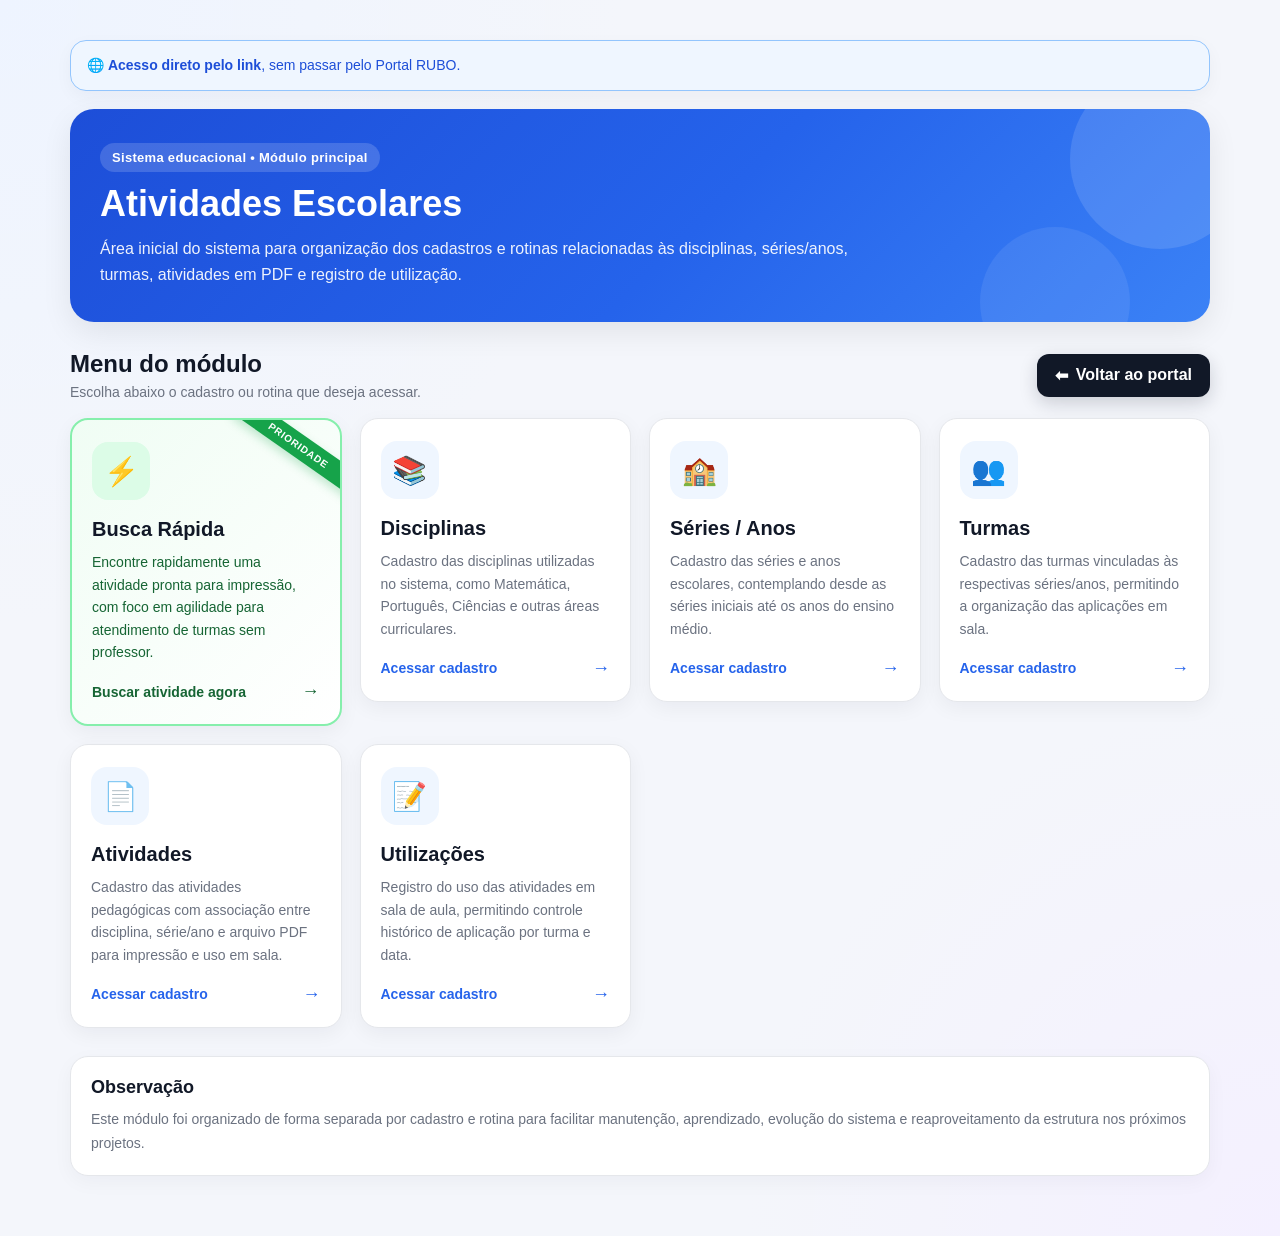
<file: index.html>
<!DOCTYPE html>
<html lang="pt-BR">
<head>
  <meta charset="UTF-8">
  <meta name="viewport" content="width=device-width, initial-scale=1.0">
  <title>Atividades Escolares</title>

  <link rel="stylesheet" href="style.css">
</head>
<body>
  <div class="container">

    <div id="infoUsuario" class="status-acesso status-neutro">
      Verificando forma de acesso...
    </div>

    <section class="hero">
      <div class="hero-conteudo">
        <div class="hero-tag">Sistema educacional • Módulo principal</div>
        <h1>Atividades Escolares</h1>
        <p>
          Área inicial do sistema para organização dos cadastros e rotinas relacionadas
          às disciplinas, séries/anos, turmas, atividades em PDF e registro de utilização.
        </p>
      </div>
    </section>

    <div class="topbar">
      <div>
        <h2>Menu do módulo</h2>
        <p>Escolha abaixo o cadastro ou rotina que deseja acessar.</p>
      </div>

      <a class="btn-voltar" href="https://rubo.com.br">
        <span>⬅</span>
        <span>Voltar ao portal</span>
      </a>
    </div>

    <section class="grid">
      <a class="card-link" href="./busca_rapida/index.html">
        <article class="card card-rapido">
          <div>
            <div class="icone icone-rapido">⚡</div>
            <h3>Busca Rápida</h3>
            <p>
              Encontre rapidamente uma atividade pronta para impressão, com foco em
              agilidade para atendimento de turmas sem professor.
            </p>
          </div>
          <div class="card-footer">
            <span>Buscar atividade agora</span>
            <span class="seta">→</span>
          </div>
        </article>
      </a>

      <a class="card-link" href="./disciplinas/index.html">
        <article class="card">
          <div>
            <div class="icone">📚</div>
            <h3>Disciplinas</h3>
            <p>
              Cadastro das disciplinas utilizadas no sistema, como Matemática,
              Português, Ciências e outras áreas curriculares.
            </p>
          </div>
          <div class="card-footer">
            <span>Acessar cadastro</span>
            <span class="seta">→</span>
          </div>
        </article>
      </a>

      <a class="card-link" href="./series_anos/index.html">
        <article class="card">
          <div>
            <div class="icone">🏫</div>
            <h3>Séries / Anos</h3>
            <p>
              Cadastro das séries e anos escolares, contemplando desde as séries iniciais
              até os anos do ensino médio.
            </p>
          </div>
          <div class="card-footer">
            <span>Acessar cadastro</span>
            <span class="seta">→</span>
          </div>
        </article>
      </a>

      <a class="card-link" href="./turmas/index.html">
        <article class="card">
          <div>
            <div class="icone">👥</div>
            <h3>Turmas</h3>
            <p>
              Cadastro das turmas vinculadas às respectivas séries/anos,
              permitindo a organização das aplicações em sala.
            </p>
          </div>
          <div class="card-footer">
            <span>Acessar cadastro</span>
            <span class="seta">→</span>
          </div>
        </article>
      </a>

      <a class="card-link" href="./atividades/index.html">
        <article class="card">
          <div>
            <div class="icone">📄</div>
            <h3>Atividades</h3>
            <p>
              Cadastro das atividades pedagógicas com associação entre disciplina,
              série/ano e arquivo PDF para impressão e uso em sala.
            </p>
          </div>
          <div class="card-footer">
            <span>Acessar cadastro</span>
            <span class="seta">→</span>
          </div>
        </article>
      </a>

      <a class="card-link" href="./utilizacoes/index.html">
        <article class="card">
          <div>
            <div class="icone">📝</div>
            <h3>Utilizações</h3>
            <p>
              Registro do uso das atividades em sala de aula, permitindo controle
              histórico de aplicação por turma e data.
            </p>
          </div>
          <div class="card-footer">
            <span>Acessar cadastro</span>
            <span class="seta">→</span>
          </div>
        </article>
      </a>
    </section>

    <section class="info-box">
      <h3>Observação</h3>
      <p>
        Este módulo foi organizado de forma separada por cadastro e rotina para facilitar
        manutenção, aprendizado, evolução do sistema e reaproveitamento da estrutura
        nos próximos projetos.
      </p>
    </section>
  </div>

  <script src="app.js"></script>
</body>
</html>
</file>
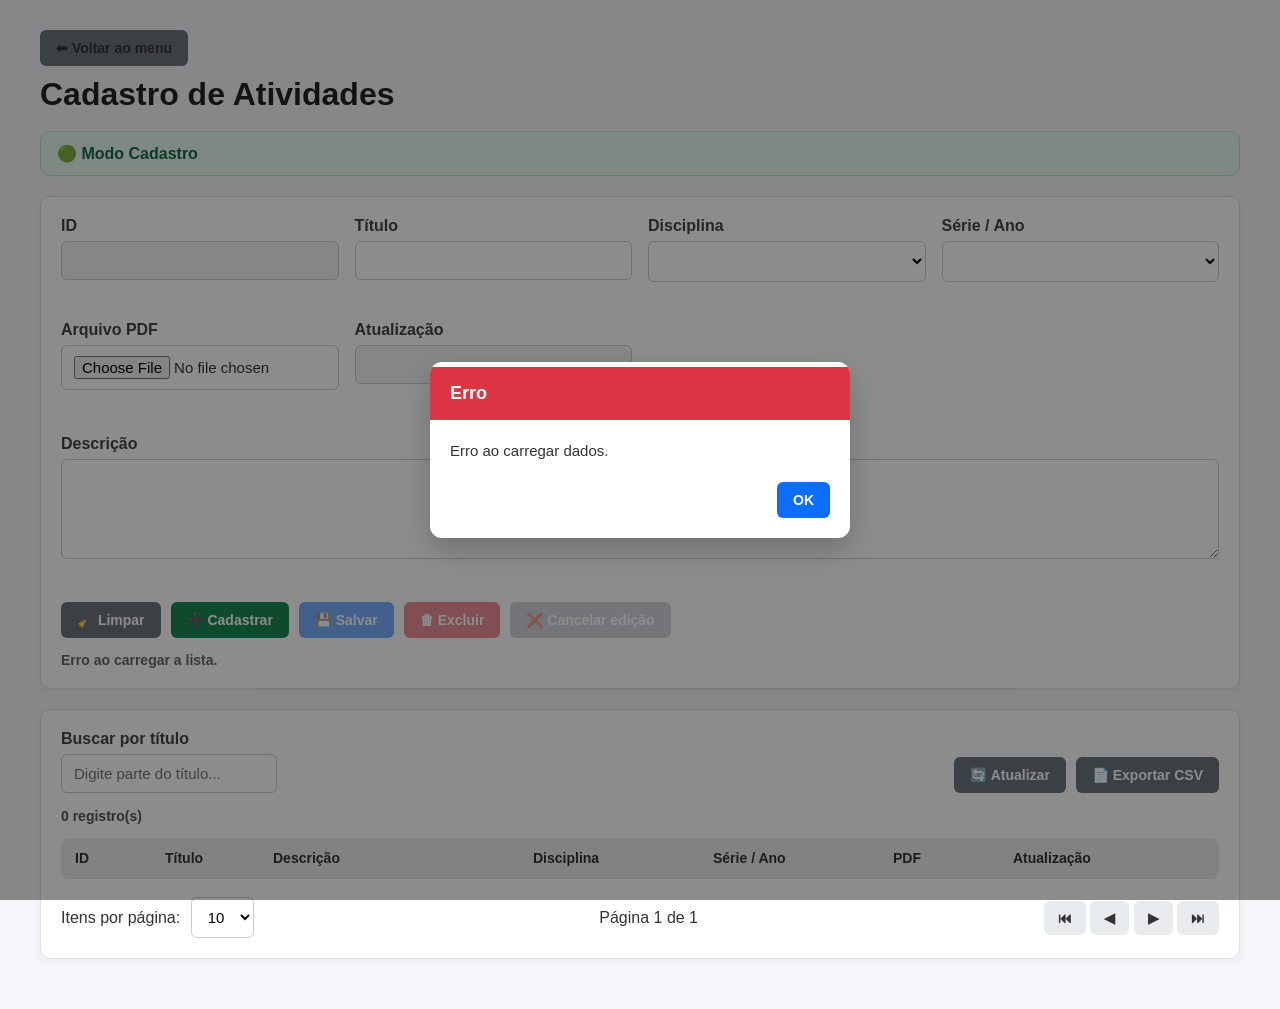
<file: atividades/index.html>
<!DOCTYPE html>
<html lang="pt-BR">
<head>
  <meta charset="UTF-8">
  <meta name="viewport" content="width=device-width, initial-scale=1.0">
  <title>Cadastro de Atividades</title>
  <link rel="stylesheet" href="style.css">
</head>
<body>
  <div class="container">

    <div class="acoes" style="margin-bottom: 10px;">
      <a href="../index.html" class="btn btn-secundario">
        ⬅ Voltar ao menu
      </a>
    </div>

    <h1>Cadastro de Atividades</h1>

    <div id="modo" class="modo modo-cadastro">
      🟢 Modo Cadastro
    </div>

    <div class="card">
      <div class="form-grid">
        <div class="campo">
          <label for="id">ID</label>
          <input type="text" id="id" readonly>
        </div>

        <div class="campo">
          <label for="titulo">Título</label>
          <input type="text" id="titulo">
          <small class="erro" id="erroTitulo"></small>
        </div>

        <div class="campo">
          <label for="disciplinaId">Disciplina</label>
          <select id="disciplinaId"></select>
          <small class="erro" id="erroDisciplinaId"></small>
        </div>

        <div class="campo">
          <label for="serieAnoId">Série / Ano</label>
          <select id="serieAnoId"></select>
          <small class="erro" id="erroSerieAnoId"></small>
        </div>

        <div class="campo">
          <label for="arquivoPdf">Arquivo PDF</label>
          <input type="file" id="arquivoPdf" accept="application/pdf">
          <small class="erro" id="erroArquivoPdf"></small>
          <small id="infoArquivoAtual" class="arquivo-info"></small>
        </div>

        <div class="campo">
          <label for="atualizacao">Atualização</label>
          <input type="text" id="atualizacao" readonly>
        </div>

        <div class="campo campo-full">
          <label for="descricao">Descrição</label>
          <textarea id="descricao" rows="4"></textarea>
          <small class="erro" id="erroDescricao"></small>
        </div>
      </div>

      <div class="acoes">
        <button class="btn btn-secundario" onclick="limpar()">
          🧹 Limpar
        </button>

        <button class="btn btn-sucesso" onclick="incluir()" id="btnCadastrar">
          ➕ Cadastrar
        </button>

        <button class="btn btn-primario" onclick="salvar()" id="btnSalvar">
          💾 Salvar
        </button>

        <button class="btn btn-perigo" onclick="excluir()" id="btnExcluir">
          🗑 Excluir
        </button>

        <button class="btn btn-cancelar" onclick="cancelarEdicao()" id="btnCancelar">
          ❌ Cancelar edição
        </button>
      </div>

      <div class="status" id="status">Pronto.</div>
    </div>

    <div class="card">
      <div class="barra-superior">
        <div class="busca-box">
          <label for="buscaTitulo">Buscar por título</label>
          <input
            type="text"
            id="buscaTitulo"
            placeholder="Digite parte do título..."
            oninput="filtrarTabela()"
          >
        </div>

        <div class="acoes-tabela">
          <button class="btn btn-secundario" onclick="carregarAtividades()">
            🔄 Atualizar
          </button>

          <button class="btn btn-secundario" onclick="exportarCSV()">
            📄 Exportar CSV
          </button>
        </div>
      </div>

      <div class="contador" id="contadorRegistros">0 registro(s)</div>

      <div class="tabela-wrapper">
        <table>
          <thead>
            <tr>
              <th style="width: 90px;">ID</th>
              <th onclick="ordenarPor('titulo')" class="ordenavel">
                Título <span id="icone-titulo"></span>
              </th>
              <th style="width: 260px;">Descrição</th>
              <th onclick="ordenarPor('disciplina_nome')" class="ordenavel" style="width: 180px;">
                Disciplina <span id="icone-disciplina_nome"></span>
              </th>
              <th onclick="ordenarPor('serie_ano_nome')" class="ordenavel" style="width: 180px;">
                Série / Ano <span id="icone-serie_ano_nome"></span>
              </th>
              <th style="width: 120px;">PDF</th>
              <th style="width: 220px;">Atualização</th>
            </tr>
          </thead>
          <tbody id="tabela"></tbody>
        </table>
      </div>

      <div class="paginacao">
        <div>
          Itens por página:
          <select id="itensPorPagina" onchange="alterarItensPorPagina()">
            <option>5</option>
            <option selected>10</option>
            <option>20</option>
            <option>50</option>
          </select>
        </div>

        <div id="infoPaginacao">Página 1 de 1</div>

        <div>
          <button onclick="irParaPrimeiraPagina()">⏮</button>
          <button onclick="irParaPaginaAnterior()">◀</button>
          <button onclick="irParaProximaPagina()">▶</button>
          <button onclick="irParaUltimaPagina()">⏭</button>
        </div>
      </div>
    </div>

  </div>

  <div id="toast" class="toast"></div>

  <div id="modalOverlay" class="modal-overlay">
    <div class="modal">
      <div id="modalTopo" class="modal-topo">Título</div>
      <div id="modalMensagem" class="modal-corpo">Mensagem</div>
      <div id="modalAcoes" class="modal-acoes"></div>
    </div>
  </div>

  <script src="app.js"></script>
</body>
</html>
</file>
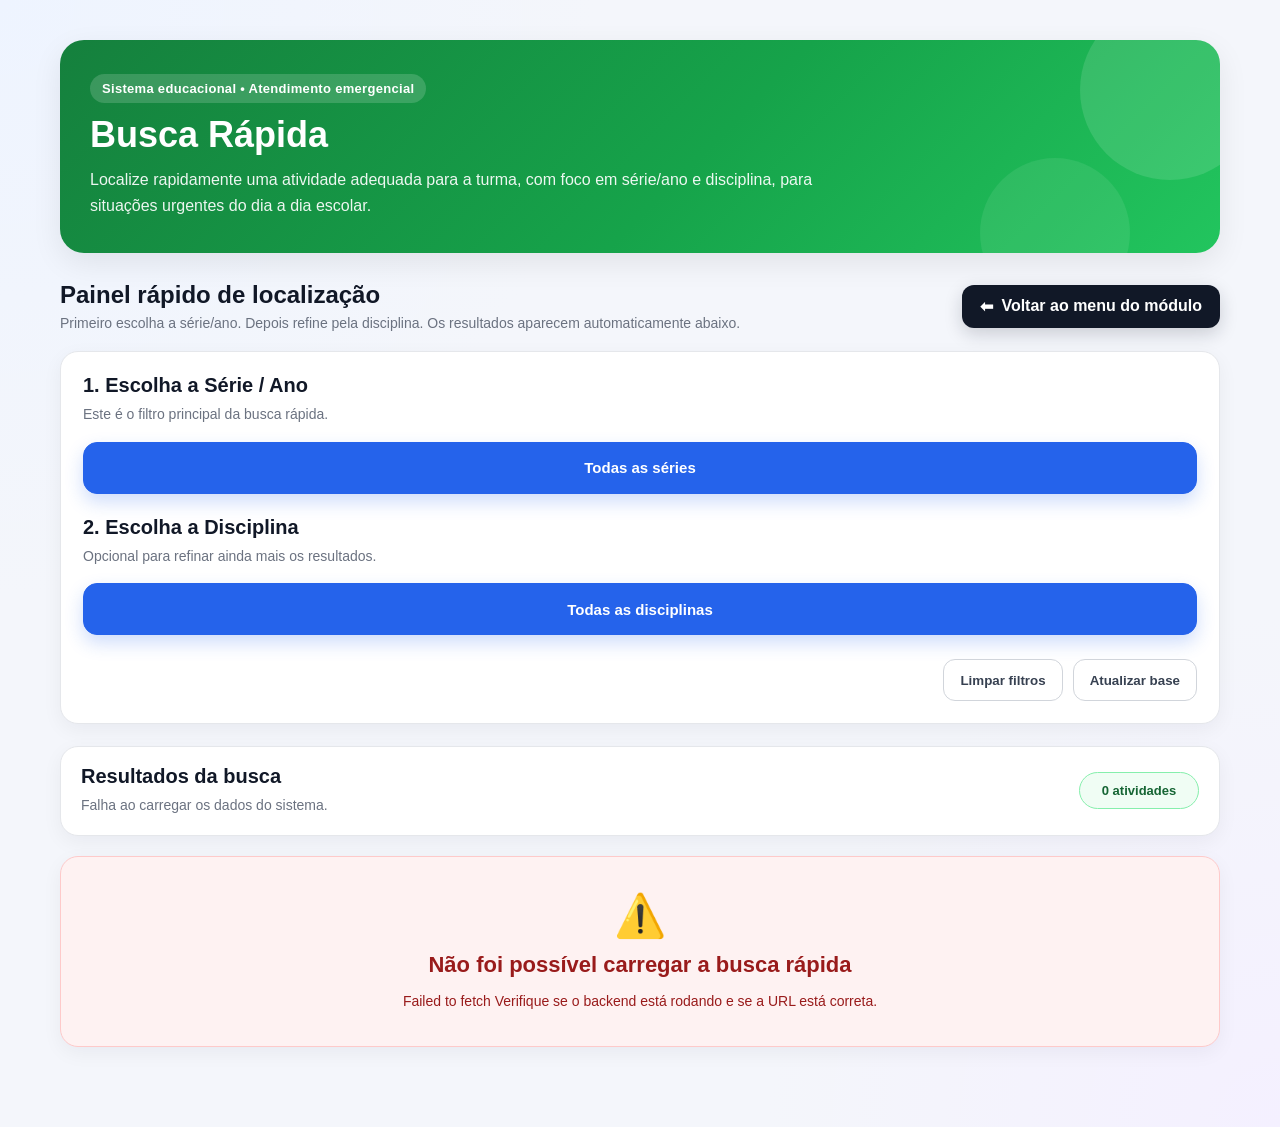
<file: busca_rapida/index.html>
<!DOCTYPE html>
<html lang="pt-BR">
<head>
  <meta charset="UTF-8" />
  <meta name="viewport" content="width=device-width, initial-scale=1.0" />
  <title>Busca Rápida - Atividades Escolares</title>
  <link rel="stylesheet" href="./style.css" />
</head>
<body>
  <div class="container">
    <section class="hero">
      <div class="hero-conteudo">
        <div class="hero-tag">Sistema educacional • Atendimento emergencial</div>
        <h1>Busca Rápida</h1>
        <p>
          Localize rapidamente uma atividade adequada para a turma, com foco em
          série/ano e disciplina, para situações urgentes do dia a dia escolar.
        </p>
      </div>
    </section>

    <div class="topbar">
      <div>
        <h2>Painel rápido de localização</h2>
        <p>
          Primeiro escolha a série/ano. Depois refine pela disciplina. Os resultados
          aparecem automaticamente abaixo.
        </p>
      </div>

      <a class="btn-voltar" href="../index.html">
        <span>⬅</span>
        <span>Voltar ao menu do módulo</span>
      </a>
    </div>

    <section class="filtros-rapidos-card">
      <div class="bloco-filtro">
        <div class="bloco-filtro-header">
          <h3>1. Escolha a Série / Ano</h3>
          <p>Este é o filtro principal da busca rápida.</p>
        </div>

        <div id="botoesSeries" class="botoes-grid">
          <button type="button" class="btn-filtro ativo" data-tipo="serie" data-id="">
            Todas as séries
          </button>
        </div>
      </div>

      <div class="bloco-filtro">
        <div class="bloco-filtro-header">
          <h3>2. Escolha a Disciplina</h3>
          <p>Opcional para refinar ainda mais os resultados.</p>
        </div>

        <div id="botoesDisciplinas" class="botoes-grid">
          <button type="button" class="btn-filtro ativo" data-tipo="disciplina" data-id="">
            Todas as disciplinas
          </button>
        </div>
      </div>

      <div class="acoes-topo">
        <button id="btnLimpar" class="btn-secundario" type="button">
          Limpar filtros
        </button>
        <button id="btnAtualizarBase" class="btn-secundario" type="button">
          Atualizar base
        </button>
      </div>
    </section>

    <section class="painel-status">
      <div class="status-esquerda">
        <h3>Resultados da busca</h3>
        <p id="textoResumo">Carregando dados do sistema...</p>
      </div>

      <div class="status-direita">
        <span id="badgeQuantidade" class="badge-quantidade">0 atividades</span>
      </div>
    </section>

    <section id="areaCarregando" class="carregando">
      <div class="spinner"></div>
      <p id="textoCarregando">Carregando atividades...</p>
    </section>

    <section id="areaErro" class="erro-box hidden">
      <div class="erro-icone">⚠️</div>
      <div>
        <h3>Não foi possível carregar a busca rápida</h3>
        <p id="textoErro">
          Verifique se o backend está no ar e se a URL da API está correta.
        </p>
      </div>
    </section>

    <section id="areaVazia" class="estado-vazio hidden">
      <div class="estado-vazio-icone">📄</div>
      <h3>Nenhuma atividade encontrada</h3>
      <p>Tente alterar os filtros para ampliar a busca.</p>
    </section>

    <section id="listaResultados" class="resultados-grid hidden"></section>
  </div>

  <div id="modalImpressao" class="modal-overlay hidden">
    <div class="modal-card">
      <div class="modal-header">
        <h3>🖨️ Imprimir atividade</h3>
        <button id="btnFecharModal" class="btn-fechar-modal" type="button">✕</button>
      </div>

      <div class="modal-body">
        <p class="modal-titulo" id="modalTituloAtividade">Atividade</p>
        <p class="modal-subtitulo">
          Se informar a turma, a utilização será registrada no histórico.
          Se não informar, a atividade será apenas aberta para impressão.
        </p>

        <div class="campo-modal">
          <label for="selectTurmaModal">Turma (opcional)</label>
          <select id="selectTurmaModal">
            <option value="">Imprimir sem registrar utilização</option>
          </select>
        </div>
      </div>

      <div class="modal-footer">
        <button id="btnCancelarModal" class="btn-secundario" type="button">Cancelar</button>
        <button id="btnConfirmarImpressao" class="btn-modal-primario" type="button">
          Imprimir
        </button>
      </div>
    </div>
  </div>

  <script src="./app.js"></script>
</body>
</html>
</file>
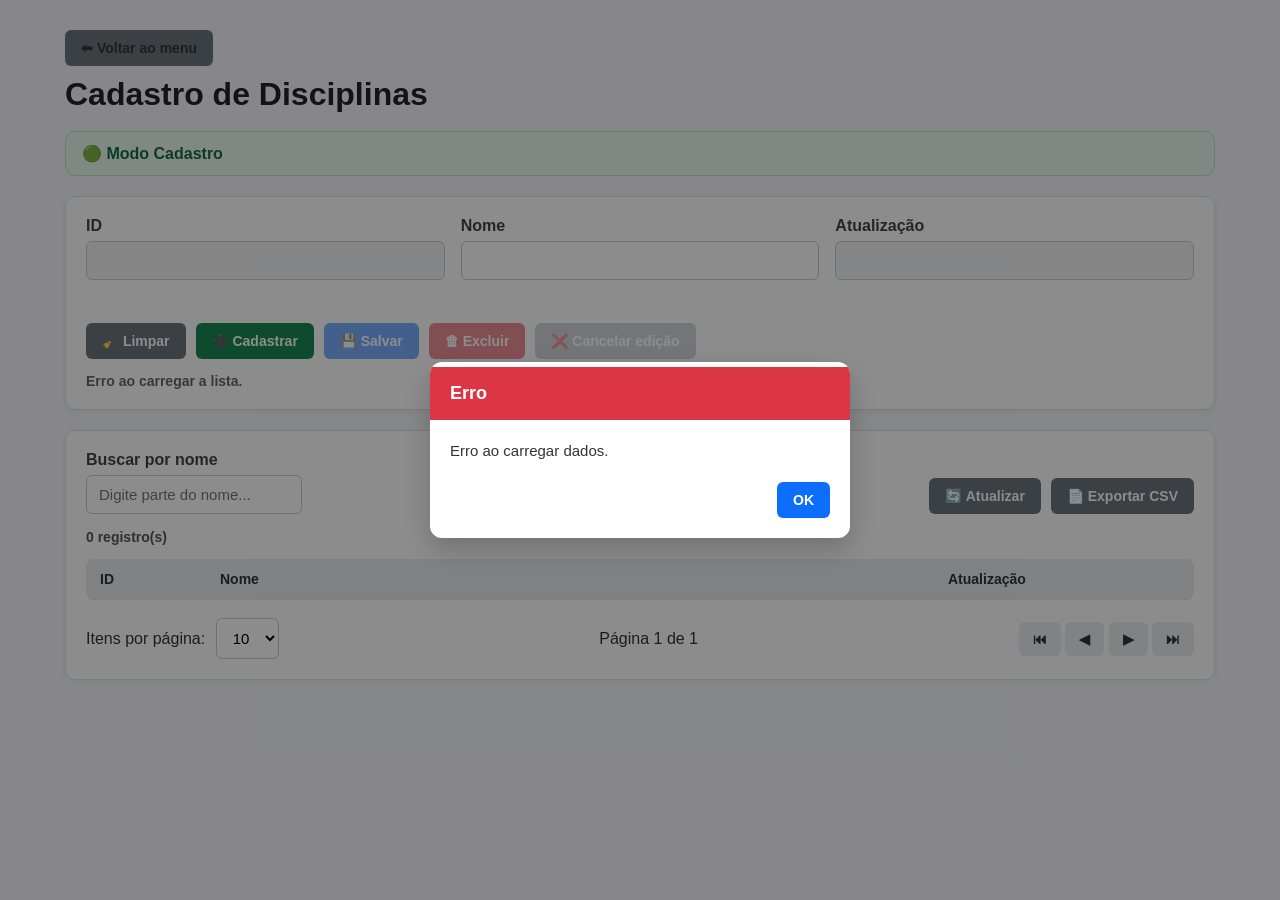
<file: disciplinas/index.html>
<!DOCTYPE html>
<html lang="pt-BR">
<head>
  <meta charset="UTF-8">
  <meta name="viewport" content="width=device-width, initial-scale=1.0">
  <title>Cadastro de Disciplinas</title>
  <link rel="stylesheet" href="style.css">
</head>
<body>
  <div class="container">

    <div class="acoes" style="margin-bottom: 10px;">
      <a href="../index.html" class="btn btn-secundario">
        ⬅ Voltar ao menu
      </a>
    </div>

    <h1>Cadastro de Disciplinas</h1>

    <div id="modo" class="modo modo-cadastro">
      🟢 Modo Cadastro
    </div>

    <div class="card">
      <div class="form-grid">
        <div class="campo">
          <label for="id">ID</label>
          <input type="text" id="id" readonly>
        </div>

        <div class="campo">
          <label for="nome">Nome</label>
          <input type="text" id="nome">
          <small class="erro" id="erroNome"></small>
        </div>

        <div class="campo">
          <label for="atualizacao">Atualização</label>
          <input type="text" id="atualizacao" readonly>
        </div>
      </div>

      <div class="acoes">
        <button class="btn btn-secundario" onclick="limpar()">
          🧹 Limpar
        </button>

        <button class="btn btn-sucesso" onclick="incluir()" id="btnCadastrar">
          ➕ Cadastrar
        </button>

        <button class="btn btn-primario" onclick="salvar()" id="btnSalvar">
          💾 Salvar
        </button>

        <button class="btn btn-perigo" onclick="excluir()" id="btnExcluir">
          🗑 Excluir
        </button>

        <button class="btn btn-cancelar" onclick="cancelarEdicao()" id="btnCancelar">
          ❌ Cancelar edição
        </button>
      </div>

      <div class="status" id="status">Pronto.</div>
    </div>

    <div class="card">
      <div class="barra-superior">
        <div class="busca-box">
          <label for="buscaNome">Buscar por nome</label>
          <input
            type="text"
            id="buscaNome"
            placeholder="Digite parte do nome..."
            oninput="filtrarTabela()"
          >
        </div>

        <div class="acoes-tabela">
          <button class="btn btn-secundario" onclick="carregarDisciplinas()">
            🔄 Atualizar
          </button>

          <button class="btn btn-secundario" onclick="exportarCSV()">
            📄 Exportar CSV
          </button>
        </div>
      </div>

      <div class="contador" id="contadorRegistros">0 registro(s)</div>

      <div class="tabela-wrapper">
        <table>
          <thead>
            <tr>
              <th style="width: 120px;">ID</th>
              <th onclick="ordenarPor('nome')" class="ordenavel">
                Nome <span id="icone-nome"></span>
              </th>
              <th style="width: 260px;">Atualização</th>
            </tr>
          </thead>
          <tbody id="tabela"></tbody>
        </table>
      </div>

      <div class="paginacao">
        <div>
          Itens por página:
          <select id="itensPorPagina" onchange="alterarItensPorPagina()">
            <option>5</option>
            <option selected>10</option>
            <option>20</option>
            <option>50</option>
          </select>
        </div>

        <div id="infoPaginacao">Página 1 de 1</div>

        <div>
          <button onclick="irParaPrimeiraPagina()">⏮</button>
          <button onclick="irParaPaginaAnterior()">◀</button>
          <button onclick="irParaProximaPagina()">▶</button>
          <button onclick="irParaUltimaPagina()">⏭</button>
        </div>
      </div>
    </div>

  </div>

  <div id="toast" class="toast"></div>

  <div id="modalOverlay" class="modal-overlay">
    <div class="modal">
      <div id="modalTopo" class="modal-topo">Título</div>
      <div id="modalMensagem" class="modal-corpo">Mensagem</div>
      <div id="modalAcoes" class="modal-acoes"></div>
    </div>
  </div>

  <script src="app.js"></script>
</body>
</html>
</file>
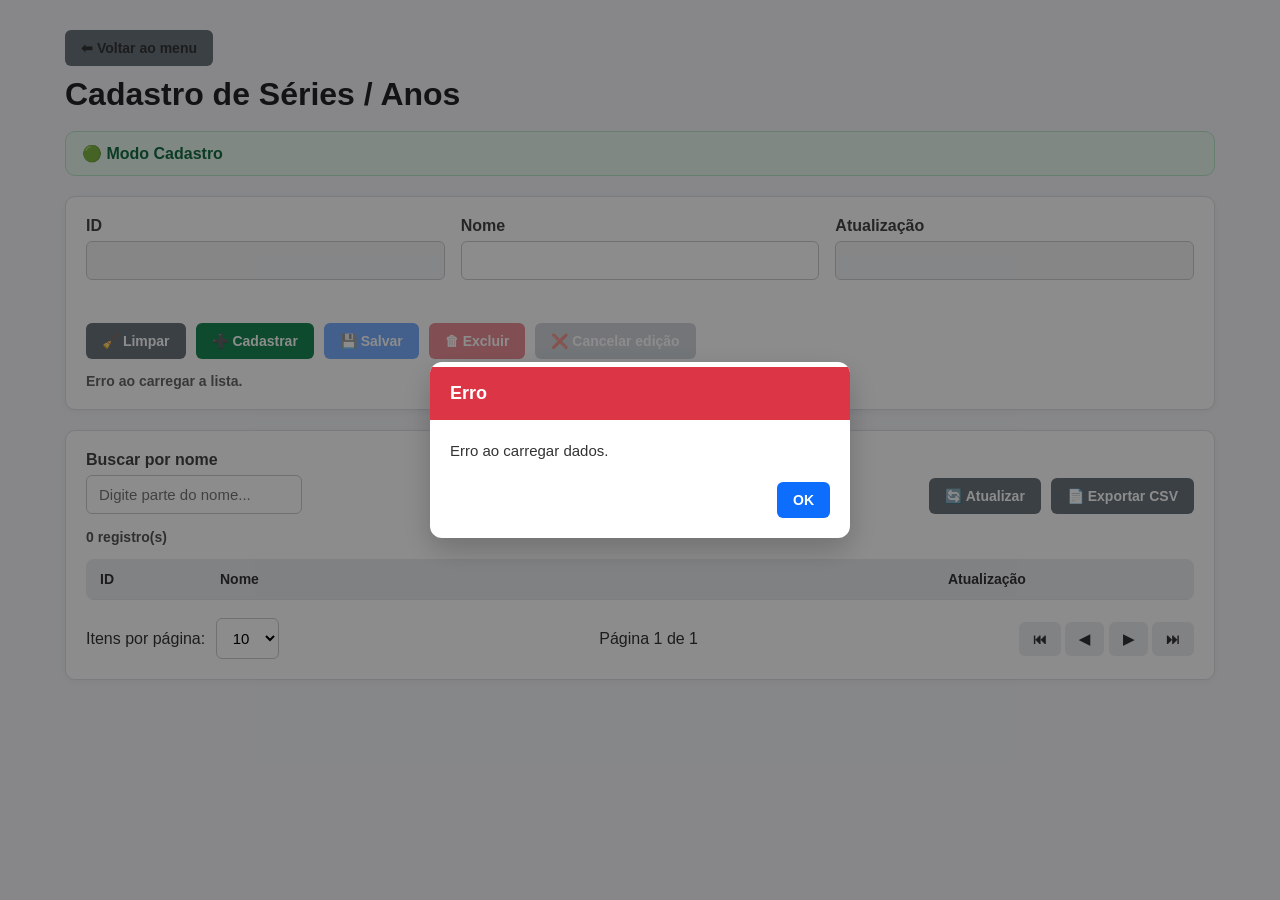
<file: series_anos/index.html>
<!DOCTYPE html>
<html lang="pt-BR">
<head>
  <meta charset="UTF-8">
  <meta name="viewport" content="width=device-width, initial-scale=1.0">
  <title>Cadastro de Séries / Anos</title>
  <link rel="stylesheet" href="style.css">
</head>
<body>
  <div class="container">

    <div class="acoes" style="margin-bottom: 10px;">
      <a href="../index.html" class="btn btn-secundario">
        ⬅ Voltar ao menu
      </a>
    </div>

    <h1>Cadastro de Séries / Anos</h1>

    <div id="modo" class="modo modo-cadastro">
      🟢 Modo Cadastro
    </div>

    <div class="card">
      <div class="form-grid">
        <div class="campo">
          <label for="id">ID</label>
          <input type="text" id="id" readonly>
        </div>

        <div class="campo">
          <label for="nome">Nome</label>
          <input type="text" id="nome">
          <small class="erro" id="erroNome"></small>
        </div>

        <div class="campo">
          <label for="atualizacao">Atualização</label>
          <input type="text" id="atualizacao" readonly>
        </div>
      </div>

      <div class="acoes">
        <button class="btn btn-secundario" onclick="limpar()">
          🧹 Limpar
        </button>

        <button class="btn btn-sucesso" onclick="incluir()" id="btnCadastrar">
          ➕ Cadastrar
        </button>

        <button class="btn btn-primario" onclick="salvar()" id="btnSalvar">
          💾 Salvar
        </button>

        <button class="btn btn-perigo" onclick="excluir()" id="btnExcluir">
          🗑 Excluir
        </button>

        <button class="btn btn-cancelar" onclick="cancelarEdicao()" id="btnCancelar">
          ❌ Cancelar edição
        </button>
      </div>

      <div class="status" id="status">Pronto.</div>
    </div>

    <div class="card">
      <div class="barra-superior">
        <div class="busca-box">
          <label for="buscaNome">Buscar por nome</label>
          <input
            type="text"
            id="buscaNome"
            placeholder="Digite parte do nome..."
            oninput="filtrarTabela()"
          >
        </div>

        <div class="acoes-tabela">
          <button class="btn btn-secundario" onclick="carregarSeriesAnos()">
            🔄 Atualizar
          </button>

          <button class="btn btn-secundario" onclick="exportarCSV()">
            📄 Exportar CSV
          </button>
        </div>
      </div>

      <div class="contador" id="contadorRegistros">0 registro(s)</div>

      <div class="tabela-wrapper">
        <table>
          <thead>
            <tr>
              <th style="width: 120px;">ID</th>
              <th onclick="ordenarPor('nome')" class="ordenavel">
                Nome <span id="icone-nome"></span>
              </th>
              <th style="width: 260px;">Atualização</th>
            </tr>
          </thead>
          <tbody id="tabela"></tbody>
        </table>
      </div>

      <div class="paginacao">
        <div>
          Itens por página:
          <select id="itensPorPagina" onchange="alterarItensPorPagina()">
            <option>5</option>
            <option selected>10</option>
            <option>20</option>
            <option>50</option>
          </select>
        </div>

        <div id="infoPaginacao">Página 1 de 1</div>

        <div>
          <button onclick="irParaPrimeiraPagina()">⏮</button>
          <button onclick="irParaPaginaAnterior()">◀</button>
          <button onclick="irParaProximaPagina()">▶</button>
          <button onclick="irParaUltimaPagina()">⏭</button>
        </div>
      </div>
    </div>

  </div>

  <div id="toast" class="toast"></div>

  <div id="modalOverlay" class="modal-overlay">
    <div class="modal">
      <div id="modalTopo" class="modal-topo">Título</div>
      <div id="modalMensagem" class="modal-corpo">Mensagem</div>
      <div id="modalAcoes" class="modal-acoes"></div>
    </div>
  </div>

  <script src="app.js"></script>
</body>
</html>
</file>
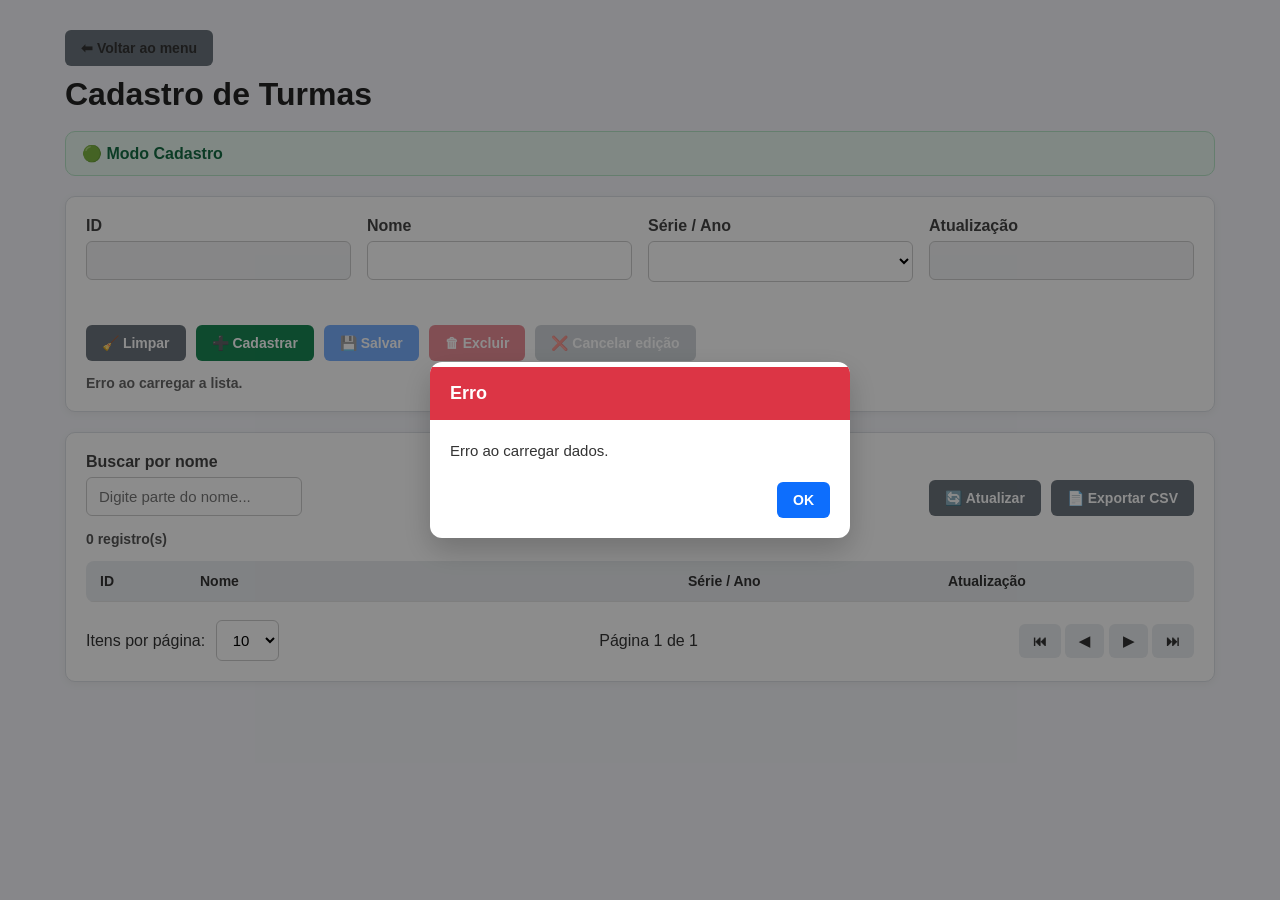
<file: turmas/index.html>
<!DOCTYPE html>
<html lang="pt-BR">
<head>
  <meta charset="UTF-8">
  <meta name="viewport" content="width=device-width, initial-scale=1.0">
  <title>Cadastro de Turmas</title>
  <link rel="stylesheet" href="style.css">
</head>
<body>
  <div class="container">

    <div class="acoes" style="margin-bottom: 10px;">
      <a href="../index.html" class="btn btn-secundario">
        ⬅ Voltar ao menu
      </a>
    </div>

    <h1>Cadastro de Turmas</h1>

    <div id="modo" class="modo modo-cadastro">
      🟢 Modo Cadastro
    </div>

    <div class="card">
      <div class="form-grid">
        <div class="campo">
          <label for="id">ID</label>
          <input type="text" id="id" readonly>
        </div>

        <div class="campo">
          <label for="nome">Nome</label>
          <input type="text" id="nome">
          <small class="erro" id="erroNome"></small>
        </div>

        <div class="campo">
          <label for="serieAnoId">Série / Ano</label>
          <select id="serieAnoId"></select>
          <small class="erro" id="erroSerieAnoId"></small>
        </div>

        <div class="campo">
          <label for="atualizacao">Atualização</label>
          <input type="text" id="atualizacao" readonly>
        </div>
      </div>

      <div class="acoes">
        <button class="btn btn-secundario" onclick="limpar()">
          🧹 Limpar
        </button>

        <button class="btn btn-sucesso" onclick="incluir()" id="btnCadastrar">
          ➕ Cadastrar
        </button>

        <button class="btn btn-primario" onclick="salvar()" id="btnSalvar">
          💾 Salvar
        </button>

        <button class="btn btn-perigo" onclick="excluir()" id="btnExcluir">
          🗑 Excluir
        </button>

        <button class="btn btn-cancelar" onclick="cancelarEdicao()" id="btnCancelar">
          ❌ Cancelar edição
        </button>
      </div>

      <div class="status" id="status">Pronto.</div>
    </div>

    <div class="card">
      <div class="barra-superior">
        <div class="busca-box">
          <label for="buscaNome">Buscar por nome</label>
          <input
            type="text"
            id="buscaNome"
            placeholder="Digite parte do nome..."
            oninput="filtrarTabela()"
          >
        </div>

        <div class="acoes-tabela">
          <button class="btn btn-secundario" onclick="carregarTurmas()">
            🔄 Atualizar
          </button>

          <button class="btn btn-secundario" onclick="exportarCSV()">
            📄 Exportar CSV
          </button>
        </div>
      </div>

      <div class="contador" id="contadorRegistros">0 registro(s)</div>

      <div class="tabela-wrapper">
        <table>
          <thead>
            <tr>
              <th style="width: 100px;">ID</th>
              <th onclick="ordenarPor('nome')" class="ordenavel">
                Nome <span id="icone-nome"></span>
              </th>
              <th onclick="ordenarPor('serie_ano_nome')" class="ordenavel" style="width: 260px;">
                Série / Ano <span id="icone-serie_ano_nome"></span>
              </th>
              <th style="width: 260px;">Atualização</th>
            </tr>
          </thead>
          <tbody id="tabela"></tbody>
        </table>
      </div>

      <div class="paginacao">
        <div>
          Itens por página:
          <select id="itensPorPagina" onchange="alterarItensPorPagina()">
            <option>5</option>
            <option selected>10</option>
            <option>20</option>
            <option>50</option>
          </select>
        </div>

        <div id="infoPaginacao">Página 1 de 1</div>

        <div>
          <button onclick="irParaPrimeiraPagina()">⏮</button>
          <button onclick="irParaPaginaAnterior()">◀</button>
          <button onclick="irParaProximaPagina()">▶</button>
          <button onclick="irParaUltimaPagina()">⏭</button>
        </div>
      </div>
    </div>

  </div>

  <div id="toast" class="toast"></div>

  <div id="modalOverlay" class="modal-overlay">
    <div class="modal">
      <div id="modalTopo" class="modal-topo">Título</div>
      <div id="modalMensagem" class="modal-corpo">Mensagem</div>
      <div id="modalAcoes" class="modal-acoes"></div>
    </div>
  </div>

  <script src="app.js"></script>
</body>
</html>
</file>
<file: style.css>
* {
  box-sizing: border-box;
}

:root {
  --bg: #f4f6fb;
  --card: #ffffff;
  --text: #1f2937;
  --muted: #6b7280;
  --border: #e5e7eb;
  --primary: #2563eb;
  --primary-soft: #eff6ff;
  --shadow: 0 10px 30px rgba(0, 0, 0, 0.08);
  --radius: 18px;

  --quick: #16a34a;
  --quick-soft: #f0fdf4;
  --quick-border: #86efac;
  --quick-text: #166534;

  --status-bg: #ffffff;
  --status-border: #dbe4f0;
  --status-text: #334155;

  --status-success-bg: #ecfdf5;
  --status-success-border: #86efac;
  --status-success-text: #166534;

  --status-warning-bg: #fff7ed;
  --status-warning-border: #fdba74;
  --status-warning-text: #9a3412;

  --status-info-bg: #eff6ff;
  --status-info-border: #93c5fd;
  --status-info-text: #1d4ed8;
}

body {
  margin: 0;
  font-family: Arial, sans-serif;
  background:
    radial-gradient(circle at top left, #eef4ff 0%, transparent 35%),
    radial-gradient(circle at bottom right, #f4f0ff 0%, transparent 30%),
    var(--bg);
  color: var(--text);
}

.container {
  max-width: 1180px;
  margin: 0 auto;
  padding: 40px 20px 60px;
}

.status-acesso {
  margin-bottom: 18px;
  padding: 14px 16px;
  border-radius: 16px;
  border: 1px solid var(--status-border);
  background: var(--status-bg);
  color: var(--status-text);
  box-shadow: 0 6px 18px rgba(15, 23, 42, 0.04);
  font-size: 14px;
  line-height: 1.5;
}

.status-acesso strong {
  font-weight: bold;
}

.status-logado {
  background: var(--status-success-bg);
  border-color: var(--status-success-border);
  color: var(--status-success-text);
}

.status-portal {
  background: var(--status-warning-bg);
  border-color: var(--status-warning-border);
  color: var(--status-warning-text);
}

.status-direto,
.status-neutro {
  background: var(--status-info-bg);
  border-color: var(--status-info-border);
  color: var(--status-info-text);
}

.hero {
  background: linear-gradient(135deg, #1d4ed8, #2563eb 55%, #3b82f6);
  color: #fff;
  border-radius: 24px;
  padding: 34px 30px;
  box-shadow: var(--shadow);
  margin-bottom: 28px;
  position: relative;
  overflow: hidden;
}

.hero::after {
  content: "";
  position: absolute;
  right: -40px;
  top: -40px;
  width: 180px;
  height: 180px;
  background: rgba(255, 255, 255, 0.12);
  border-radius: 50%;
}

.hero::before {
  content: "";
  position: absolute;
  right: 80px;
  bottom: -55px;
  width: 150px;
  height: 150px;
  background: rgba(255, 255, 255, 0.08);
  border-radius: 50%;
}

.hero-conteudo {
  position: relative;
  z-index: 1;
  max-width: 760px;
}

.hero-tag {
  display: inline-block;
  margin-bottom: 12px;
  padding: 7px 12px;
  border-radius: 999px;
  background: rgba(255, 255, 255, 0.16);
  font-size: 13px;
  font-weight: bold;
  letter-spacing: 0.3px;
}

.hero h1 {
  margin: 0 0 12px;
  font-size: 36px;
  line-height: 1.1;
}

.hero p {
  margin: 0;
  font-size: 16px;
  line-height: 1.65;
  color: rgba(255, 255, 255, 0.92);
}

.topbar {
  display: flex;
  justify-content: space-between;
  align-items: center;
  gap: 16px;
  flex-wrap: wrap;
  margin-bottom: 18px;
}

.topbar h2 {
  margin: 0;
  font-size: 24px;
  color: #111827;
}

.topbar p {
  margin: 6px 0 0;
  color: var(--muted);
  font-size: 14px;
}

.btn-voltar {
  display: inline-flex;
  align-items: center;
  gap: 8px;
  text-decoration: none;
  color: #fff;
  background: #111827;
  padding: 12px 18px;
  border-radius: 12px;
  font-weight: bold;
  transition: 0.2s;
  box-shadow: 0 6px 18px rgba(17, 24, 39, 0.18);
}

.btn-voltar:hover {
  transform: translateY(-1px);
  opacity: 0.96;
}

.grid {
  display: grid;
  grid-template-columns: repeat(auto-fit, minmax(240px, 1fr));
  gap: 18px;
}

.card-link {
  text-decoration: none;
  color: inherit;
  display: block;
  height: 100%;
}

.card {
  background: var(--card);
  border: 1px solid var(--border);
  border-radius: var(--radius);
  padding: 22px 20px;
  box-shadow: 0 6px 20px rgba(15, 23, 42, 0.05);
  transition: transform 0.18s ease, box-shadow 0.18s ease, border-color 0.18s ease;
  min-height: 210px;
  display: flex;
  flex-direction: column;
  justify-content: space-between;
}

.card:hover {
  transform: translateY(-4px);
  box-shadow: 0 14px 32px rgba(15, 23, 42, 0.10);
  border-color: #c7d2fe;
}

.card-rapido {
  border: 2px solid var(--quick-border);
  background: linear-gradient(135deg, #f0fdf4, #ffffff);
  position: relative;
  overflow: hidden;
}

.card-rapido::after {
  content: "PRIORIDADE";
  position: absolute;
  top: 14px;
  right: -30px;
  transform: rotate(35deg);
  background: var(--quick);
  color: #fff;
  font-size: 10px;
  font-weight: bold;
  letter-spacing: 0.8px;
  padding: 6px 36px;
  box-shadow: 0 4px 10px rgba(22, 163, 74, 0.25);
}

.card-rapido:hover {
  border-color: #22c55e;
  box-shadow: 0 16px 34px rgba(22, 163, 74, 0.14);
}

.icone {
  width: 58px;
  height: 58px;
  border-radius: 16px;
  display: inline-flex;
  align-items: center;
  justify-content: center;
  font-size: 28px;
  margin-bottom: 18px;
  background: var(--primary-soft);
}

.icone-rapido {
  background: #dcfce7;
  color: var(--quick-text);
}

.card h3 {
  margin: 0 0 10px;
  font-size: 20px;
  color: #111827;
}

.card p {
  margin: 0;
  color: var(--muted);
  font-size: 14px;
  line-height: 1.6;
}

.card-rapido p {
  color: #166534;
}

.card-footer {
  margin-top: 18px;
  display: flex;
  justify-content: space-between;
  align-items: center;
  color: var(--primary);
  font-weight: bold;
  font-size: 14px;
}

.card-rapido .card-footer {
  color: var(--quick-text);
}

.seta {
  font-size: 18px;
}

.info-box {
  margin-top: 28px;
  background: #ffffff;
  border: 1px solid var(--border);
  border-radius: 18px;
  padding: 20px;
  box-shadow: 0 6px 20px rgba(15, 23, 42, 0.04);
}

.info-box h3 {
  margin: 0 0 10px;
  font-size: 18px;
  color: #111827;
}

.info-box p {
  margin: 0;
  color: var(--muted);
  line-height: 1.7;
  font-size: 14px;
}

@media (max-width: 768px) {
  .container {
    padding: 20px 14px 40px;
  }

  .status-acesso {
    margin-bottom: 14px;
    padding: 12px 14px;
    border-radius: 14px;
  }

  .hero {
    padding: 26px 20px;
    border-radius: 18px;
  }

  .hero h1 {
    font-size: 28px;
  }

  .topbar h2 {
    font-size: 22px;
  }

  .btn-voltar {
    width: 100%;
    justify-content: center;
  }

  .card {
    min-height: auto;
  }
}
</file>
<file: atividades/style.css>
* {
  box-sizing: border-box;
}

:root {
  --cor-fundo: #f5f6fa;
  --cor-card: #ffffff;
  --cor-borda: #dcdfe4;
  --cor-texto: #333333;
  --cor-texto-suave: #666666;

  --cor-primaria: #0d6efd;
  --cor-sucesso: #198754;
  --cor-perigo: #dc3545;
  --cor-secundaria: #6c757d;
  --cor-aviso: #ff9800;

  --cor-hover-linha: #f8f9fa;
  --cor-linha-selecionada: #fff3cd;

  --sombra-card: 0 2px 8px rgba(0, 0, 0, 0.05);
  --sombra-modal: 0 12px 30px rgba(0, 0, 0, 0.2);
  --sombra-focus: 0 0 0 3px rgba(13, 110, 253, 0.15);

  --raio: 10px;
  --raio-menor: 6px;
}

body {
  margin: 0;
  padding: 30px;
  font-family: Arial, sans-serif;
  background-color: var(--cor-fundo);
  color: var(--cor-texto);
}

.container {
  max-width: 1200px;
  margin: 0 auto;
}

h1 {
  margin-top: 0;
  margin-bottom: 18px;
  color: #222222;
}

.modo {
  margin-bottom: 20px;
  padding: 12px 16px;
  border-radius: var(--raio);
  font-weight: bold;
  border: 1px solid transparent;
}

.modo-cadastro {
  background-color: #e9f7ef;
  color: #146c43;
  border-color: #b7e4c7;
}

.modo-edicao {
  background-color: #fff8e1;
  color: #8a5a00;
  border-color: #ffe08a;
}

.card {
  background-color: var(--cor-card);
  border: 1px solid var(--cor-borda);
  border-radius: var(--raio);
  padding: 20px;
  box-shadow: var(--sombra-card);
  margin-bottom: 20px;
}

.form-grid {
  display: grid;
  grid-template-columns: repeat(auto-fit, minmax(220px, 1fr));
  gap: 16px;
  margin-bottom: 20px;
}

.campo {
  display: flex;
  flex-direction: column;
}

.campo-full {
  grid-column: 1 / -1;
}

.campo label {
  font-weight: bold;
  margin-bottom: 6px;
  color: #444444;
}

.campo input,
.campo select,
.campo textarea,
.busca-box input,
.paginacao select {
  padding: 10px 12px;
  border: 1px solid #cccccc;
  border-radius: var(--raio-menor);
  font-size: 15px;
  background-color: #ffffff;
}

.campo input:focus,
.campo select:focus,
.campo textarea:focus,
.busca-box input:focus,
.paginacao select:focus {
  outline: none;
  border-color: var(--cor-primaria);
  box-shadow: var(--sombra-focus);
}

.campo input[readonly] {
  background-color: #f3f4f6;
  color: #666666;
}

.campo input.erro-campo,
.campo select.erro-campo,
.campo textarea.erro-campo {
  border-color: var(--cor-perigo);
  box-shadow: 0 0 0 3px rgba(220, 53, 69, 0.12);
}

.campo textarea {
  resize: vertical;
  min-height: 100px;
}

.erro {
  min-height: 18px;
  margin-top: 5px;
  font-size: 12px;
  color: var(--cor-perigo);
}

.arquivo-info {
  margin-top: 6px;
  font-size: 12px;
  color: var(--cor-texto-suave);
  word-break: break-word;
}

.acoes,
.acoes-tabela {
  display: flex;
  flex-wrap: wrap;
  gap: 10px;
}

.btn,
.btn:link,
.btn:visited,
.paginacao button,
.btn-modal,
.link-arquivo {
  border: none;
  border-radius: var(--raio-menor);
  padding: 10px 16px;
  font-size: 14px;
  font-weight: bold;
  cursor: pointer;
  transition: 0.2s;
  display: inline-flex;
  align-items: center;
  justify-content: center;
  gap: 8px;
  text-decoration: none;
  color: inherit;
}

.btn:hover,
.paginacao button:hover,
.btn-modal:hover,
.link-arquivo:hover {
  transform: translateY(-1px);
  opacity: 0.95;
}

.btn:disabled,
.paginacao button:disabled,
.btn-modal:disabled {
  opacity: 0.55;
  cursor: not-allowed;
  transform: none;
}

.btn-primario {
  background-color: var(--cor-primaria);
  color: #ffffff;
}

.btn-sucesso {
  background-color: var(--cor-sucesso);
  color: #ffffff;
}

.btn-perigo {
  background-color: var(--cor-perigo);
  color: #ffffff;
}

.btn-secundario {
  background-color: var(--cor-secundaria);
  color: #ffffff;
}

.btn-cancelar {
  background-color: #adb5bd;
  color: #ffffff;
}

.link-arquivo {
  background-color: #e9ecef;
  color: #333333;
  padding: 7px 12px;
}

.status {
  margin-top: 14px;
  font-size: 14px;
  color: var(--cor-texto-suave);
  font-weight: bold;
}

.barra-superior {
  display: flex;
  justify-content: space-between;
  align-items: end;
  gap: 15px;
  flex-wrap: wrap;
  margin-bottom: 15px;
}

.busca-box {
  flex: 1;
  min-width: 260px;
}

.busca-box label {
  display: block;
  font-weight: bold;
  margin-bottom: 6px;
  color: #444444;
}

.contador {
  margin-bottom: 14px;
  font-size: 14px;
  color: #555555;
  font-weight: bold;
}

.tabela-wrapper {
  overflow-x: auto;
}

table {
  width: 100%;
  border-collapse: collapse;
  background-color: #ffffff;
  border-radius: 8px;
  overflow: hidden;
}

thead {
  background-color: #e9ecef;
}

th,
td {
  padding: 12px 14px;
  border-bottom: 1px solid #e5e5e5;
  text-align: left;
  vertical-align: top;
}

th {
  color: #333333;
  font-size: 14px;
}

th.ordenavel {
  cursor: pointer;
  user-select: none;
}

th.ordenavel:hover {
  background-color: #dde2e6;
}

tbody tr {
  cursor: pointer;
  transition: background-color 0.15s ease-in-out;
}

tbody tr:nth-child(even) {
  background-color: #fcfcfd;
}

tbody tr:hover {
  background-color: var(--cor-hover-linha);
}

tbody tr.linha-selecionada {
  background-color: var(--cor-linha-selecionada);
}

tbody tr.linha-selecionada td {
  font-weight: bold;
}

tbody tr.linha-selecionada td:first-child {
  box-shadow: inset 5px 0 0 var(--cor-aviso);
}

.sem-registros {
  text-align: center;
  color: #777777;
  padding: 25px;
  font-style: italic;
}

/* Ajustes para a tabela de atividades */
#tabela td:nth-child(2) {
  min-width: 180px;
}

#tabela td:nth-child(3) {
  min-width: 260px;
  max-width: 320px;
  white-space: normal;
  word-break: break-word;
  line-height: 1.4;
}

#tabela td:nth-child(4),
#tabela td:nth-child(5) {
  min-width: 140px;
}

#tabela td:nth-child(6) {
  min-width: 110px;
}

#tabela td:nth-child(7) {
  min-width: 170px;
}

.paginacao {
  margin-top: 18px;
  display: flex;
  justify-content: space-between;
  align-items: center;
  gap: 12px;
  flex-wrap: wrap;
}

.paginacao select {
  margin-left: 6px;
}

.paginacao button {
  background-color: #e9ecef;
  color: #333333;
  padding: 9px 14px;
}

.paginacao button:hover:not(:disabled) {
  background-color: #dfe4ea;
}

.toast {
  position: fixed;
  top: 20px;
  right: 20px;
  min-width: 260px;
  max-width: 360px;
  padding: 14px 16px;
  border-radius: 8px;
  color: #ffffff;
  font-weight: bold;
  box-shadow: 0 10px 25px rgba(0, 0, 0, 0.18);
  opacity: 0;
  pointer-events: none;
  transform: translateY(-10px);
  transition: opacity 0.25s ease, transform 0.25s ease;
  z-index: 10000;
}

.toast.ativo {
  opacity: 1;
  pointer-events: auto;
  transform: translateY(0);
}

.toast-sucesso {
  background-color: var(--cor-sucesso);
}

.toast-erro {
  background-color: var(--cor-perigo);
}

.toast-info {
  background-color: var(--cor-primaria);
}

.modal-overlay {
  position: fixed;
  inset: 0;
  background-color: rgba(0, 0, 0, 0.45);
  display: none;
  align-items: center;
  justify-content: center;
  padding: 20px;
  z-index: 9999;
}

.modal-overlay.ativo {
  display: flex;
}

.modal {
  width: 100%;
  max-width: 420px;
  background: #ffffff;
  border-radius: 12px;
  box-shadow: var(--sombra-modal);
  overflow: hidden;
  animation: aparecerModal 0.18s ease-out;
}

@keyframes aparecerModal {
  from {
    transform: translateY(8px);
    opacity: 0;
  }

  to {
    transform: translateY(0);
    opacity: 1;
  }
}

.modal-topo {
  padding: 16px 20px;
  font-weight: bold;
  font-size: 18px;
  color: #ffffff;
}

.modal-topo.info {
  background-color: var(--cor-primaria);
}

.modal-topo.sucesso {
  background-color: var(--cor-sucesso);
}

.modal-topo.erro {
  background-color: var(--cor-perigo);
}

.modal-topo.confirmacao {
  background-color: var(--cor-aviso);
}

.modal-corpo {
  padding: 20px;
  font-size: 15px;
  line-height: 1.5;
  color: #333333;
}

.modal-acoes {
  padding: 0 20px 20px 20px;
  display: flex;
  justify-content: flex-end;
  gap: 10px;
  flex-wrap: wrap;
}

.btn-modal-principal {
  background-color: var(--cor-primaria);
  color: #ffffff;
}

.btn-modal-secundario {
  background-color: var(--cor-secundaria);
  color: #ffffff;
}

.btn-modal-perigo {
  background-color: var(--cor-perigo);
  color: #ffffff;
}

@media (max-width: 700px) {
  body {
    padding: 15px;
  }

  h1 {
    font-size: 24px;
  }

  th,
  td {
    font-size: 14px;
    padding: 10px;
  }

  .acoes,
  .acoes-tabela {
    flex-direction: column;
  }

  .acoes .btn,
  .acoes-tabela .btn {
    width: 100%;
  }

  .paginacao {
    flex-direction: column;
    align-items: stretch;
  }

  .paginacao > div {
    display: flex;
    justify-content: center;
    flex-wrap: wrap;
    gap: 8px;
  }

  .modal-acoes {
    flex-direction: column;
  }

  .btn-modal {
    width: 100%;
  }

  .toast {
    left: 15px;
    right: 15px;
    top: 15px;
    max-width: none;
    min-width: auto;
  }
}
</file>
<file: busca_rapida/style.css>
* {
  box-sizing: border-box;
}

:root {
  --bg: #f4f6fb;
  --card: #ffffff;
  --text: #1f2937;
  --muted: #6b7280;
  --border: #e5e7eb;
  --primary: #2563eb;
  --primary-dark: #1d4ed8;
  --primary-soft: #eff6ff;
  --success-soft: #f0fdf4;
  --success-border: #86efac;
  --warning-soft: #fff7ed;
  --warning-border: #fdba74;
  --danger-soft: #fef2f2;
  --danger-border: #fecaca;
  --danger-text: #991b1b;
  --filter-bg: #f8fafc;
  --filter-border: #dbeafe;
  --filter-text: #1e40af;
  --filter-active-bg: #2563eb;
  --filter-active-text: #ffffff;
  --shadow: 0 10px 30px rgba(0, 0, 0, 0.08);
  --radius: 18px;
}

body {
  margin: 0;
  font-family: Arial, sans-serif;
  background:
    radial-gradient(circle at top left, #eef4ff 0%, transparent 35%),
    radial-gradient(circle at bottom right, #f4f0ff 0%, transparent 30%),
    var(--bg);
  color: var(--text);
}

.container {
  max-width: 1200px;
  margin: 0 auto;
  padding: 40px 20px 60px;
}

.hero {
  background: linear-gradient(135deg, #15803d, #16a34a 55%, #22c55e);
  color: #fff;
  border-radius: 24px;
  padding: 34px 30px;
  box-shadow: var(--shadow);
  margin-bottom: 28px;
  position: relative;
  overflow: hidden;
}

.hero::after {
  content: "";
  position: absolute;
  right: -40px;
  top: -40px;
  width: 180px;
  height: 180px;
  background: rgba(255, 255, 255, 0.12);
  border-radius: 50%;
}

.hero::before {
  content: "";
  position: absolute;
  right: 90px;
  bottom: -55px;
  width: 150px;
  height: 150px;
  background: rgba(255, 255, 255, 0.08);
  border-radius: 50%;
}

.hero-conteudo {
  position: relative;
  z-index: 1;
  max-width: 760px;
}

.hero-tag {
  display: inline-block;
  margin-bottom: 12px;
  padding: 7px 12px;
  border-radius: 999px;
  background: rgba(255, 255, 255, 0.16);
  font-size: 13px;
  font-weight: bold;
  letter-spacing: 0.3px;
}

.hero h1 {
  margin: 0 0 12px;
  font-size: 36px;
  line-height: 1.1;
}

.hero p {
  margin: 0;
  font-size: 16px;
  line-height: 1.65;
  color: rgba(255, 255, 255, 0.92);
}

.topbar {
  display: flex;
  justify-content: space-between;
  align-items: center;
  gap: 16px;
  flex-wrap: wrap;
  margin-bottom: 20px;
}

.topbar h2 {
  margin: 0;
  font-size: 24px;
  color: #111827;
}

.topbar p {
  margin: 6px 0 0;
  color: var(--muted);
  font-size: 14px;
}

.btn-voltar,
.btn-secundario,
.btn-acao,
.btn-filtro,
.btn-modal-primario,
.btn-fechar-modal {
  border: none;
  cursor: pointer;
  text-decoration: none;
  transition: 0.2s;
  font-family: inherit;
}

.btn-voltar {
  display: inline-flex;
  align-items: center;
  gap: 8px;
  color: #fff;
  background: #111827;
  padding: 12px 18px;
  border-radius: 12px;
  font-weight: bold;
  box-shadow: 0 6px 18px rgba(17, 24, 39, 0.18);
}

.btn-voltar:hover,
.btn-secundario:hover,
.btn-acao:hover,
.btn-filtro:hover,
.btn-modal-primario:hover,
.btn-fechar-modal:hover {
  transform: translateY(-1px);
}

.alerta-box {
  display: flex;
  align-items: flex-start;
  gap: 14px;
  margin-bottom: 22px;
  background: var(--warning-soft);
  border: 1px solid var(--warning-border);
  border-radius: 18px;
  padding: 18px 20px;
  box-shadow: 0 6px 20px rgba(15, 23, 42, 0.04);
}

.alerta-icone {
  width: 46px;
  height: 46px;
  border-radius: 14px;
  display: flex;
  align-items: center;
  justify-content: center;
  background: #ffedd5;
  font-size: 24px;
  flex-shrink: 0;
}

.alerta-box h3 {
  margin: 0 0 6px;
  font-size: 18px;
  color: #9a3412;
}

.alerta-box p {
  margin: 0;
  color: #7c2d12;
  line-height: 1.6;
  font-size: 14px;
}

.filtros-rapidos-card,
.painel-status,
.resultado-card,
.estado-vazio,
.carregando,
.erro-box {
  background: var(--card);
  border: 1px solid var(--border);
  border-radius: var(--radius);
  box-shadow: 0 6px 20px rgba(15, 23, 42, 0.05);
}

.filtros-rapidos-card {
  padding: 22px;
  margin-bottom: 22px;
}

.bloco-filtro + .bloco-filtro {
  margin-top: 22px;
}

.bloco-filtro-header h3,
.painel-status h3 {
  margin: 0 0 6px;
  font-size: 20px;
  color: #111827;
}

.bloco-filtro-header p,
.painel-status p {
  margin: 0;
  color: var(--muted);
  font-size: 14px;
  line-height: 1.6;
}

.botoes-grid {
  display: grid;
  grid-template-columns: repeat(auto-fit, minmax(170px, 1fr));
  gap: 12px;
  margin-top: 16px;
}

.btn-filtro {
  min-height: 52px;
  padding: 12px 14px;
  border-radius: 14px;
  background: var(--filter-bg);
  color: var(--filter-text);
  border: 1px solid var(--filter-border);
  font-weight: bold;
  font-size: 15px;
  box-shadow: 0 4px 12px rgba(37, 99, 235, 0.06);
}

.btn-filtro.ativo {
  background: var(--filter-active-bg);
  color: var(--filter-active-text);
  border-color: var(--filter-active-bg);
  box-shadow: 0 8px 18px rgba(37, 99, 235, 0.22);
}

.acoes-topo {
  display: flex;
  gap: 10px;
  flex-wrap: wrap;
  justify-content: flex-end;
  margin-top: 24px;
}

.btn-secundario {
  height: 42px;
  padding: 0 16px;
  border-radius: 12px;
  background: #fff;
  color: #374151;
  border: 1px solid #d1d5db;
  font-weight: bold;
}

.painel-status {
  padding: 18px 20px;
  margin-bottom: 20px;
  display: flex;
  justify-content: space-between;
  gap: 16px;
  align-items: center;
  flex-wrap: wrap;
}

.badge-quantidade {
  display: inline-flex;
  align-items: center;
  justify-content: center;
  min-width: 120px;
  padding: 10px 14px;
  border-radius: 999px;
  background: var(--success-soft);
  border: 1px solid var(--success-border);
  color: #166534;
  font-weight: bold;
  font-size: 13px;
}

.carregando,
.estado-vazio,
.erro-box {
  padding: 34px 20px;
  text-align: center;
  margin-bottom: 20px;
}

.carregando p,
.estado-vazio p,
.erro-box p {
  margin: 12px 0 0;
  color: var(--muted);
  font-size: 14px;
  line-height: 1.6;
}

.estado-vazio h3,
.erro-box h3 {
  margin: 12px 0 0;
  font-size: 22px;
  color: #111827;
}

.estado-vazio-icone,
.erro-icone {
  font-size: 42px;
}

.erro-box {
  background: var(--danger-soft);
  border-color: var(--danger-border);
}

.erro-box h3,
.erro-box p {
  color: var(--danger-text);
}

.spinner {
  width: 34px;
  height: 34px;
  margin: 0 auto;
  border: 4px solid #dbeafe;
  border-top: 4px solid var(--primary);
  border-radius: 50%;
  animation: girar 0.8s linear infinite;
}

@keyframes girar {
  to {
    transform: rotate(360deg);
  }
}

.resultados-grid {
  display: grid;
  grid-template-columns: repeat(auto-fit, minmax(340px, 1fr));
  gap: 18px;
}

.resultado-card {
  padding: 20px;
  display: flex;
  flex-direction: column;
  gap: 16px;
}

.resultado-topo {
  display: flex;
  justify-content: space-between;
  align-items: flex-start;
  gap: 12px;
}

.resultado-titulo {
  margin: 0;
  font-size: 20px;
  color: #111827;
}

.resultado-id {
  display: inline-block;
  margin-top: 6px;
  font-size: 12px;
  font-weight: bold;
  color: var(--primary);
  background: var(--primary-soft);
  border-radius: 999px;
  padding: 6px 10px;
}

.resultado-tags {
  display: flex;
  gap: 8px;
  flex-wrap: wrap;
}

.tag {
  display: inline-flex;
  align-items: center;
  padding: 7px 10px;
  border-radius: 999px;
  font-size: 12px;
  font-weight: bold;
  background: #f3f4f6;
  color: #374151;
}

.resultado-descricao {
  margin: 0;
  color: var(--muted);
  line-height: 1.6;
  font-size: 14px;
  min-height: 44px;
}

.resultado-acoes {
  display: flex;
  gap: 10px;
  flex-wrap: wrap;
}

.btn-acao {
  flex: 1;
  min-width: 130px;
  height: 42px;
  border-radius: 12px;
  font-weight: bold;
}

.btn-visualizar {
  background: var(--primary-soft);
  color: var(--primary-dark);
  border: 1px solid #bfdbfe;
}

.btn-imprimir {
  background: #f9fafb;
  color: #111827;
  border: 1px solid #d1d5db;
}

.btn-acao:disabled {
  opacity: 0.55;
  cursor: not-allowed;
  transform: none;
}

.modal-overlay {
  position: fixed;
  inset: 0;
  background: rgba(15, 23, 42, 0.45);
  display: flex;
  align-items: center;
  justify-content: center;
  padding: 20px;
  z-index: 9999;
}

.modal-card {
  width: 100%;
  max-width: 520px;
  background: #fff;
  border-radius: 20px;
  box-shadow: 0 24px 50px rgba(15, 23, 42, 0.22);
  overflow: hidden;
}

.modal-header {
  display: flex;
  justify-content: space-between;
  align-items: center;
  padding: 18px 20px;
  border-bottom: 1px solid #e5e7eb;
}

.modal-header h3 {
  margin: 0;
  font-size: 20px;
  color: #111827;
}

.btn-fechar-modal {
  width: 38px;
  height: 38px;
  border-radius: 10px;
  background: #f3f4f6;
  color: #111827;
  font-size: 16px;
}

.modal-body {
  padding: 20px;
}

.modal-titulo {
  margin: 0 0 8px;
  font-size: 18px;
  font-weight: bold;
  color: #111827;
}

.modal-subtitulo {
  margin: 0 0 18px;
  font-size: 14px;
  line-height: 1.6;
  color: var(--muted);
}

.campo-modal {
  display: flex;
  flex-direction: column;
  gap: 8px;
}

.campo-modal label {
  font-size: 14px;
  font-weight: bold;
  color: #374151;
}

.campo-modal select {
  height: 46px;
  border: 1px solid #d1d5db;
  border-radius: 12px;
  padding: 0 14px;
  font-size: 14px;
  background: #fff;
  color: #111827;
  outline: none;
}

.campo-modal select:focus {
  border-color: #60a5fa;
  box-shadow: 0 0 0 4px rgba(37, 99, 235, 0.10);
}

.modal-footer {
  display: flex;
  justify-content: flex-end;
  gap: 10px;
  padding: 18px 20px 20px;
  border-top: 1px solid #e5e7eb;
}

.btn-modal-primario {
  height: 42px;
  padding: 0 18px;
  border-radius: 12px;
  background: linear-gradient(135deg, var(--primary-dark), var(--primary));
  color: #fff;
  font-weight: bold;
}

.hidden {
  display: none !important;
}

@media (max-width: 768px) {
  .container {
    padding: 20px 14px 40px;
  }

  .hero {
    padding: 26px 20px;
    border-radius: 18px;
  }

  .hero h1 {
    font-size: 28px;
  }

  .topbar h2 {
    font-size: 22px;
  }

  .btn-voltar {
    width: 100%;
    justify-content: center;
  }

  .resultado-acoes {
    flex-direction: column;
  }

  .btn-acao {
    width: 100%;
  }

  .botoes-grid {
    grid-template-columns: 1fr 1fr;
  }

  .acoes-topo {
    justify-content: stretch;
  }

  .acoes-topo .btn-secundario {
    flex: 1;
  }

  .modal-footer {
    flex-direction: column;
  }

  .btn-modal-primario,
  .modal-footer .btn-secundario {
    width: 100%;
  }
}
</file>
<file: disciplinas/style.css>
* {
  box-sizing: border-box;
}

:root {
  --cor-fundo: #f5f6fa;
  --cor-card: #ffffff;
  --cor-borda: #dcdfe4;
  --cor-texto: #333333;
  --cor-texto-suave: #666666;

  --cor-primaria: #0d6efd;
  --cor-sucesso: #198754;
  --cor-perigo: #dc3545;
  --cor-secundaria: #6c757d;
  --cor-aviso: #ff9800;

  --cor-hover-linha: #f8f9fa;
  --cor-linha-selecionada: #fff3cd;

  --sombra-card: 0 2px 8px rgba(0, 0, 0, 0.05);
  --sombra-modal: 0 12px 30px rgba(0, 0, 0, 0.2);
  --sombra-focus: 0 0 0 3px rgba(13, 110, 253, 0.15);

  --raio: 10px;
  --raio-menor: 6px;
}

body {
  margin: 0;
  padding: 30px;
  font-family: Arial, sans-serif;
  background-color: var(--cor-fundo);
  color: var(--cor-texto);
}

.container {
  max-width: 1150px;
  margin: 0 auto;
}

h1 {
  margin-top: 0;
  margin-bottom: 18px;
  color: #222222;
}

/* MODO */
.modo {
  margin-bottom: 20px;
  padding: 12px 16px;
  border-radius: var(--raio);
  font-weight: bold;
  border: 1px solid transparent;
}

.modo-cadastro {
  background-color: #e9f7ef;
  color: #146c43;
  border-color: #b7e4c7;
}

.modo-edicao {
  background-color: #fff8e1;
  color: #8a5a00;
  border-color: #ffe08a;
}

/* CARD */
.card {
  background-color: var(--cor-card);
  border: 1px solid var(--cor-borda);
  border-radius: var(--raio);
  padding: 20px;
  box-shadow: var(--sombra-card);
  margin-bottom: 20px;
}

/* FORM */
.form-grid {
  display: grid;
  grid-template-columns: repeat(auto-fit, minmax(220px, 1fr));
  gap: 16px;
  margin-bottom: 20px;
}

.campo {
  display: flex;
  flex-direction: column;
}

.campo label {
  font-weight: bold;
  margin-bottom: 6px;
  color: #444444;
}

.campo input,
.busca-box input,
.paginacao select {
  padding: 10px 12px;
  border: 1px solid #cccccc;
  border-radius: var(--raio-menor);
  font-size: 15px;
  background-color: #ffffff;
}

.campo input:focus,
.busca-box input:focus,
.paginacao select:focus {
  outline: none;
  border-color: var(--cor-primaria);
  box-shadow: var(--sombra-focus);
}

.campo input[readonly] {
  background-color: #f3f4f6;
  color: #666666;
}

.campo input.erro-campo {
  border-color: var(--cor-perigo);
  box-shadow: 0 0 0 3px rgba(220, 53, 69, 0.12);
}

.erro {
  min-height: 18px;
  margin-top: 5px;
  font-size: 12px;
  color: var(--cor-perigo);
}

/* BOTÕES */
.acoes,
.acoes-tabela {
  display: flex;
  flex-wrap: wrap;
  gap: 10px;
}

/* 🔥 AJUSTE AQUI: agora <a> funciona igual botão */
.btn,
.btn:link,
.btn:visited,
.paginacao button,
.btn-modal {
  border: none;
  border-radius: var(--raio-menor);
  padding: 10px 16px;
  font-size: 14px;
  font-weight: bold;
  cursor: pointer;
  transition: 0.2s;
  display: inline-flex;
  align-items: center;
  justify-content: center;
  gap: 8px;

  text-decoration: none;
  color: inherit;
}

.btn:hover,
.paginacao button:hover,
.btn-modal:hover {
  transform: translateY(-1px);
  opacity: 0.95;
}

.btn:disabled,
.paginacao button:disabled,
.btn-modal:disabled {
  opacity: 0.55;
  cursor: not-allowed;
  transform: none;
}

.btn-primario {
  background-color: var(--cor-primaria);
  color: #ffffff;
}

.btn-sucesso {
  background-color: var(--cor-sucesso);
  color: #ffffff;
}

.btn-perigo {
  background-color: var(--cor-perigo);
  color: #ffffff;
}

.btn-secundario {
  background-color: var(--cor-secundaria);
  color: #ffffff;
}

.btn-cancelar {
  background-color: #adb5bd;
  color: #ffffff;
}

/* STATUS */
.status {
  margin-top: 14px;
  font-size: 14px;
  color: var(--cor-texto-suave);
  font-weight: bold;
}

/* BARRA DA TABELA */
.barra-superior {
  display: flex;
  justify-content: space-between;
  align-items: end;
  gap: 15px;
  flex-wrap: wrap;
  margin-bottom: 15px;
}

.busca-box {
  flex: 1;
  min-width: 260px;
}

.busca-box label {
  display: block;
  font-weight: bold;
  margin-bottom: 6px;
  color: #444444;
}

.contador {
  margin-bottom: 14px;
  font-size: 14px;
  color: #555555;
  font-weight: bold;
}

/* TABELA */
.tabela-wrapper {
  overflow-x: auto;
}

table {
  width: 100%;
  border-collapse: collapse;
  background-color: #ffffff;
  border-radius: 8px;
  overflow: hidden;
}

thead {
  background-color: #e9ecef;
}

th,
td {
  padding: 12px 14px;
  border-bottom: 1px solid #e5e5e5;
  text-align: left;
}

th {
  color: #333333;
  font-size: 14px;
}

th.ordenavel {
  cursor: pointer;
  user-select: none;
}

th.ordenavel:hover {
  background-color: #dde2e6;
}

tbody tr {
  cursor: pointer;
  transition: background-color 0.15s ease-in-out;
}

tbody tr:nth-child(even) {
  background-color: #fcfcfd;
}

tbody tr:hover {
  background-color: var(--cor-hover-linha);
}

tbody tr.linha-selecionada {
  background-color: var(--cor-linha-selecionada);
}

tbody tr.linha-selecionada td {
  font-weight: bold;
}

tbody tr.linha-selecionada td:first-child {
  box-shadow: inset 5px 0 0 var(--cor-aviso);
}

.sem-registros {
  text-align: center;
  color: #777777;
  padding: 25px;
  font-style: italic;
}

/* PAGINAÇÃO */
.paginacao {
  margin-top: 18px;
  display: flex;
  justify-content: space-between;
  align-items: center;
  gap: 12px;
  flex-wrap: wrap;
}

.paginacao select {
  margin-left: 6px;
}

.paginacao button {
  background-color: #e9ecef;
  color: #333333;
  padding: 9px 14px;
}

.paginacao button:hover:not(:disabled) {
  background-color: #dfe4ea;
}

/* TOAST */
.toast {
  position: fixed;
  top: 20px;
  right: 20px;
  min-width: 260px;
  max-width: 360px;
  padding: 14px 16px;
  border-radius: 8px;
  color: #ffffff;
  font-weight: bold;
  box-shadow: 0 10px 25px rgba(0, 0, 0, 0.18);
  opacity: 0;
  pointer-events: none;
  transform: translateY(-10px);
  transition: opacity 0.25s ease, transform 0.25s ease;
  z-index: 10000;
}

.toast.ativo {
  opacity: 1;
  pointer-events: auto;
  transform: translateY(0);
}

.toast-sucesso {
  background-color: var(--cor-sucesso);
}

.toast-erro {
  background-color: var(--cor-perigo);
}

.toast-info {
  background-color: var(--cor-primaria);
}

/* MODAL */
.modal-overlay {
  position: fixed;
  inset: 0;
  background-color: rgba(0, 0, 0, 0.45);
  display: none;
  align-items: center;
  justify-content: center;
  padding: 20px;
  z-index: 9999;
}

.modal-overlay.ativo {
  display: flex;
}

.modal {
  width: 100%;
  max-width: 420px;
  background: #ffffff;
  border-radius: 12px;
  box-shadow: var(--sombra-modal);
  overflow: hidden;
  animation: aparecerModal 0.18s ease-out;
}

@keyframes aparecerModal {
  from {
    transform: translateY(8px);
    opacity: 0;
  }

  to {
    transform: translateY(0);
    opacity: 1;
  }
}

.modal-topo {
  padding: 16px 20px;
  font-weight: bold;
  font-size: 18px;
  color: #ffffff;
}

.modal-topo.info {
  background-color: var(--cor-primaria);
}

.modal-topo.sucesso {
  background-color: var(--cor-sucesso);
}

.modal-topo.erro {
  background-color: var(--cor-perigo);
}

.modal-topo.confirmacao {
  background-color: var(--cor-aviso);
}

.modal-corpo {
  padding: 20px;
  font-size: 15px;
  line-height: 1.5;
  color: #333333;
}

.modal-acoes {
  padding: 0 20px 20px 20px;
  display: flex;
  justify-content: flex-end;
  gap: 10px;
  flex-wrap: wrap;
}

.btn-modal-principal {
  background-color: var(--cor-primaria);
  color: #ffffff;
}

.btn-modal-secundario {
  background-color: var(--cor-secundaria);
  color: #ffffff;
}

.btn-modal-perigo {
  background-color: var(--cor-perigo);
  color: #ffffff;
}

/* RESPONSIVO */
@media (max-width: 700px) {
  body {
    padding: 15px;
  }

  h1 {
    font-size: 24px;
  }

  th,
  td {
    font-size: 14px;
    padding: 10px;
  }

  .acoes,
  .acoes-tabela {
    flex-direction: column;
  }

  .acoes .btn,
  .acoes-tabela .btn {
    width: 100%;
  }

  .paginacao {
    flex-direction: column;
    align-items: stretch;
  }

  .paginacao > div {
    display: flex;
    justify-content: center;
    flex-wrap: wrap;
    gap: 8px;
  }

  .modal-acoes {
    flex-direction: column;
  }

  .btn-modal {
    width: 100%;
  }

  .toast {
    left: 15px;
    right: 15px;
    top: 15px;
    max-width: none;
    min-width: auto;
  }
}
</file>
<file: series_anos/style.css>
* {
  box-sizing: border-box;
}

:root {
  --cor-fundo: #f5f6fa;
  --cor-card: #ffffff;
  --cor-borda: #dcdfe4;
  --cor-texto: #333333;
  --cor-texto-suave: #666666;

  --cor-primaria: #0d6efd;
  --cor-sucesso: #198754;
  --cor-perigo: #dc3545;
  --cor-secundaria: #6c757d;
  --cor-aviso: #ff9800;

  --cor-hover-linha: #f8f9fa;
  --cor-linha-selecionada: #fff3cd;

  --sombra-card: 0 2px 8px rgba(0, 0, 0, 0.05);
  --sombra-modal: 0 12px 30px rgba(0, 0, 0, 0.2);
  --sombra-focus: 0 0 0 3px rgba(13, 110, 253, 0.15);

  --raio: 10px;
  --raio-menor: 6px;
}

body {
  margin: 0;
  padding: 30px;
  font-family: Arial, sans-serif;
  background-color: var(--cor-fundo);
  color: var(--cor-texto);
}

.container {
  max-width: 1150px;
  margin: 0 auto;
}

h1 {
  margin-top: 0;
  margin-bottom: 18px;
  color: #222222;
}

/* MODO */
.modo {
  margin-bottom: 20px;
  padding: 12px 16px;
  border-radius: var(--raio);
  font-weight: bold;
  border: 1px solid transparent;
}

.modo-cadastro {
  background-color: #e9f7ef;
  color: #146c43;
  border-color: #b7e4c7;
}

.modo-edicao {
  background-color: #fff8e1;
  color: #8a5a00;
  border-color: #ffe08a;
}

/* CARD */
.card {
  background-color: var(--cor-card);
  border: 1px solid var(--cor-borda);
  border-radius: var(--raio);
  padding: 20px;
  box-shadow: var(--sombra-card);
  margin-bottom: 20px;
}

/* FORM */
.form-grid {
  display: grid;
  grid-template-columns: repeat(auto-fit, minmax(220px, 1fr));
  gap: 16px;
  margin-bottom: 20px;
}

.campo {
  display: flex;
  flex-direction: column;
}

.campo label {
  font-weight: bold;
  margin-bottom: 6px;
  color: #444444;
}

.campo input,
.busca-box input,
.paginacao select {
  padding: 10px 12px;
  border: 1px solid #cccccc;
  border-radius: var(--raio-menor);
  font-size: 15px;
  background-color: #ffffff;
}

.campo input:focus,
.busca-box input:focus,
.paginacao select:focus {
  outline: none;
  border-color: var(--cor-primaria);
  box-shadow: var(--sombra-focus);
}

.campo input[readonly] {
  background-color: #f3f4f6;
  color: #666666;
}

.campo input.erro-campo {
  border-color: var(--cor-perigo);
  box-shadow: 0 0 0 3px rgba(220, 53, 69, 0.12);
}

.erro {
  min-height: 18px;
  margin-top: 5px;
  font-size: 12px;
  color: var(--cor-perigo);
}

/* BOTÕES */
.acoes,
.acoes-tabela {
  display: flex;
  flex-wrap: wrap;
  gap: 10px;
}

.btn,
.btn:link,
.btn:visited,
.paginacao button,
.btn-modal {
  border: none;
  border-radius: var(--raio-menor);
  padding: 10px 16px;
  font-size: 14px;
  font-weight: bold;
  cursor: pointer;
  transition: 0.2s;
  display: inline-flex;
  align-items: center;
  justify-content: center;
  gap: 8px;

  text-decoration: none;
  color: inherit;
}

.btn:hover,
.paginacao button:hover,
.btn-modal:hover {
  transform: translateY(-1px);
  opacity: 0.95;
}

.btn:disabled,
.paginacao button:disabled,
.btn-modal:disabled {
  opacity: 0.55;
  cursor: not-allowed;
  transform: none;
}

.btn-primario {
  background-color: var(--cor-primaria);
  color: #ffffff;
}

.btn-sucesso {
  background-color: var(--cor-sucesso);
  color: #ffffff;
}

.btn-perigo {
  background-color: var(--cor-perigo);
  color: #ffffff;
}

.btn-secundario {
  background-color: var(--cor-secundaria);
  color: #ffffff;
}

.btn-cancelar {
  background-color: #adb5bd;
  color: #ffffff;
}

/* STATUS */
.status {
  margin-top: 14px;
  font-size: 14px;
  color: var(--cor-texto-suave);
  font-weight: bold;
}

/* BARRA DA TABELA */
.barra-superior {
  display: flex;
  justify-content: space-between;
  align-items: end;
  gap: 15px;
  flex-wrap: wrap;
  margin-bottom: 15px;
}

.busca-box {
  flex: 1;
  min-width: 260px;
}

.busca-box label {
  display: block;
  font-weight: bold;
  margin-bottom: 6px;
  color: #444444;
}

.contador {
  margin-bottom: 14px;
  font-size: 14px;
  color: #555555;
  font-weight: bold;
}

/* TABELA */
.tabela-wrapper {
  overflow-x: auto;
}

table {
  width: 100%;
  border-collapse: collapse;
  background-color: #ffffff;
  border-radius: 8px;
  overflow: hidden;
}

thead {
  background-color: #e9ecef;
}

th,
td {
  padding: 12px 14px;
  border-bottom: 1px solid #e5e5e5;
  text-align: left;
}

th {
  color: #333333;
  font-size: 14px;
}

th.ordenavel {
  cursor: pointer;
  user-select: none;
}

th.ordenavel:hover {
  background-color: #dde2e6;
}

tbody tr {
  cursor: pointer;
  transition: background-color 0.15s ease-in-out;
}

tbody tr:nth-child(even) {
  background-color: #fcfcfd;
}

tbody tr:hover {
  background-color: var(--cor-hover-linha);
}

tbody tr.linha-selecionada {
  background-color: var(--cor-linha-selecionada);
}

tbody tr.linha-selecionada td {
  font-weight: bold;
}

tbody tr.linha-selecionada td:first-child {
  box-shadow: inset 5px 0 0 var(--cor-aviso);
}

.sem-registros {
  text-align: center;
  color: #777777;
  padding: 25px;
  font-style: italic;
}

/* PAGINAÇÃO */
.paginacao {
  margin-top: 18px;
  display: flex;
  justify-content: space-between;
  align-items: center;
  gap: 12px;
  flex-wrap: wrap;
}

.paginacao select {
  margin-left: 6px;
}

.paginacao button {
  background-color: #e9ecef;
  color: #333333;
  padding: 9px 14px;
}

.paginacao button:hover:not(:disabled) {
  background-color: #dfe4ea;
}

/* TOAST */
.toast {
  position: fixed;
  top: 20px;
  right: 20px;
  min-width: 260px;
  max-width: 360px;
  padding: 14px 16px;
  border-radius: 8px;
  color: #ffffff;
  font-weight: bold;
  box-shadow: 0 10px 25px rgba(0, 0, 0, 0.18);
  opacity: 0;
  pointer-events: none;
  transform: translateY(-10px);
  transition: opacity 0.25s ease, transform 0.25s ease;
  z-index: 10000;
}

.toast.ativo {
  opacity: 1;
  pointer-events: auto;
  transform: translateY(0);
}

.toast-sucesso {
  background-color: var(--cor-sucesso);
}

.toast-erro {
  background-color: var(--cor-perigo);
}

.toast-info {
  background-color: var(--cor-primaria);
}

/* MODAL */
.modal-overlay {
  position: fixed;
  inset: 0;
  background-color: rgba(0, 0, 0, 0.45);
  display: none;
  align-items: center;
  justify-content: center;
  padding: 20px;
  z-index: 9999;
}

.modal-overlay.ativo {
  display: flex;
}

.modal {
  width: 100%;
  max-width: 420px;
  background: #ffffff;
  border-radius: 12px;
  box-shadow: var(--sombra-modal);
  overflow: hidden;
  animation: aparecerModal 0.18s ease-out;
}

@keyframes aparecerModal {
  from {
    transform: translateY(8px);
    opacity: 0;
  }

  to {
    transform: translateY(0);
    opacity: 1;
  }
}

.modal-topo {
  padding: 16px 20px;
  font-weight: bold;
  font-size: 18px;
  color: #ffffff;
}

.modal-topo.info {
  background-color: var(--cor-primaria);
}

.modal-topo.sucesso {
  background-color: var(--cor-sucesso);
}

.modal-topo.erro {
  background-color: var(--cor-perigo);
}

.modal-topo.confirmacao {
  background-color: var(--cor-aviso);
}

.modal-corpo {
  padding: 20px;
  font-size: 15px;
  line-height: 1.5;
  color: #333333;
}

.modal-acoes {
  padding: 0 20px 20px 20px;
  display: flex;
  justify-content: flex-end;
  gap: 10px;
  flex-wrap: wrap;
}

.btn-modal-principal {
  background-color: var(--cor-primaria);
  color: #ffffff;
}

.btn-modal-secundario {
  background-color: var(--cor-secundaria);
  color: #ffffff;
}

.btn-modal-perigo {
  background-color: var(--cor-perigo);
  color: #ffffff;
}

/* RESPONSIVO */
@media (max-width: 700px) {
  body {
    padding: 15px;
  }

  h1 {
    font-size: 24px;
  }

  th,
  td {
    font-size: 14px;
    padding: 10px;
  }

  .acoes,
  .acoes-tabela {
    flex-direction: column;
  }

  .acoes .btn,
  .acoes-tabela .btn {
    width: 100%;
  }

  .paginacao {
    flex-direction: column;
    align-items: stretch;
  }

  .paginacao > div {
    display: flex;
    justify-content: center;
    flex-wrap: wrap;
    gap: 8px;
  }

  .modal-acoes {
    flex-direction: column;
  }

  .btn-modal {
    width: 100%;
  }

  .toast {
    left: 15px;
    right: 15px;
    top: 15px;
    max-width: none;
    min-width: auto;
  }
}
</file>
<file: turmas/style.css>
* {
  box-sizing: border-box;
}

:root {
  --cor-fundo: #f5f6fa;
  --cor-card: #ffffff;
  --cor-borda: #dcdfe4;
  --cor-texto: #333333;
  --cor-texto-suave: #666666;

  --cor-primaria: #0d6efd;
  --cor-sucesso: #198754;
  --cor-perigo: #dc3545;
  --cor-secundaria: #6c757d;
  --cor-aviso: #ff9800;

  --cor-hover-linha: #f8f9fa;
  --cor-linha-selecionada: #fff3cd;

  --sombra-card: 0 2px 8px rgba(0, 0, 0, 0.05);
  --sombra-modal: 0 12px 30px rgba(0, 0, 0, 0.2);
  --sombra-focus: 0 0 0 3px rgba(13, 110, 253, 0.15);

  --raio: 10px;
  --raio-menor: 6px;
}

body {
  margin: 0;
  padding: 30px;
  font-family: Arial, sans-serif;
  background-color: var(--cor-fundo);
  color: var(--cor-texto);
}

.container {
  max-width: 1150px;
  margin: 0 auto;
}

h1 {
  margin-top: 0;
  margin-bottom: 18px;
  color: #222222;
}

/* MODO */
.modo {
  margin-bottom: 20px;
  padding: 12px 16px;
  border-radius: var(--raio);
  font-weight: bold;
  border: 1px solid transparent;
}

.modo-cadastro {
  background-color: #e9f7ef;
  color: #146c43;
  border-color: #b7e4c7;
}

.modo-edicao {
  background-color: #fff8e1;
  color: #8a5a00;
  border-color: #ffe08a;
}

/* CARD */
.card {
  background-color: var(--cor-card);
  border: 1px solid var(--cor-borda);
  border-radius: var(--raio);
  padding: 20px;
  box-shadow: var(--sombra-card);
  margin-bottom: 20px;
}

/* FORM */
.form-grid {
  display: grid;
  grid-template-columns: repeat(auto-fit, minmax(220px, 1fr));
  gap: 16px;
  margin-bottom: 20px;
}

.campo {
  display: flex;
  flex-direction: column;
}

.campo label {
  font-weight: bold;
  margin-bottom: 6px;
  color: #444444;
}

.campo input,
.campo select,
.busca-box input,
.paginacao select {
  padding: 10px 12px;
  border: 1px solid #cccccc;
  border-radius: var(--raio-menor);
  font-size: 15px;
  background-color: #ffffff;
}

.campo input:focus,
.campo select:focus,
.busca-box input:focus,
.paginacao select:focus {
  outline: none;
  border-color: var(--cor-primaria);
  box-shadow: var(--sombra-focus);
}

.campo input[readonly] {
  background-color: #f3f4f6;
  color: #666666;
}

.campo input.erro-campo,
.campo select.erro-campo {
  border-color: var(--cor-perigo);
  box-shadow: 0 0 0 3px rgba(220, 53, 69, 0.12);
}

.erro {
  min-height: 18px;
  margin-top: 5px;
  font-size: 12px;
  color: var(--cor-perigo);
}

/* BOTÕES */
.acoes,
.acoes-tabela {
  display: flex;
  flex-wrap: wrap;
  gap: 10px;
}

.btn,
.btn:link,
.btn:visited,
.paginacao button,
.btn-modal {
  border: none;
  border-radius: var(--raio-menor);
  padding: 10px 16px;
  font-size: 14px;
  font-weight: bold;
  cursor: pointer;
  transition: 0.2s;
  display: inline-flex;
  align-items: center;
  justify-content: center;
  gap: 8px;
  text-decoration: none;
  color: inherit;
}

.btn:hover,
.paginacao button:hover,
.btn-modal:hover {
  transform: translateY(-1px);
  opacity: 0.95;
}

.btn:disabled,
.paginacao button:disabled,
.btn-modal:disabled {
  opacity: 0.55;
  cursor: not-allowed;
  transform: none;
}

.btn-primario {
  background-color: var(--cor-primaria);
  color: #ffffff;
}

.btn-sucesso {
  background-color: var(--cor-sucesso);
  color: #ffffff;
}

.btn-perigo {
  background-color: var(--cor-perigo);
  color: #ffffff;
}

.btn-secundario {
  background-color: var(--cor-secundaria);
  color: #ffffff;
}

.btn-cancelar {
  background-color: #adb5bd;
  color: #ffffff;
}

/* STATUS */
.status {
  margin-top: 14px;
  font-size: 14px;
  color: var(--cor-texto-suave);
  font-weight: bold;
}

/* BARRA DA TABELA */
.barra-superior {
  display: flex;
  justify-content: space-between;
  align-items: end;
  gap: 15px;
  flex-wrap: wrap;
  margin-bottom: 15px;
}

.busca-box {
  flex: 1;
  min-width: 260px;
}

.busca-box label {
  display: block;
  font-weight: bold;
  margin-bottom: 6px;
  color: #444444;
}

.contador {
  margin-bottom: 14px;
  font-size: 14px;
  color: #555555;
  font-weight: bold;
}

/* TABELA */
.tabela-wrapper {
  overflow-x: auto;
}

table {
  width: 100%;
  border-collapse: collapse;
  background-color: #ffffff;
  border-radius: 8px;
  overflow: hidden;
}

thead {
  background-color: #e9ecef;
}

th,
td {
  padding: 12px 14px;
  border-bottom: 1px solid #e5e5e5;
  text-align: left;
}

th {
  color: #333333;
  font-size: 14px;
}

th.ordenavel {
  cursor: pointer;
  user-select: none;
}

th.ordenavel:hover {
  background-color: #dde2e6;
}

tbody tr {
  cursor: pointer;
  transition: background-color 0.15s ease-in-out;
}

tbody tr:nth-child(even) {
  background-color: #fcfcfd;
}

tbody tr:hover {
  background-color: var(--cor-hover-linha);
}

tbody tr.linha-selecionada {
  background-color: var(--cor-linha-selecionada);
}

tbody tr.linha-selecionada td {
  font-weight: bold;
}

tbody tr.linha-selecionada td:first-child {
  box-shadow: inset 5px 0 0 var(--cor-aviso);
}

.sem-registros {
  text-align: center;
  color: #777777;
  padding: 25px;
  font-style: italic;
}

/* PAGINAÇÃO */
.paginacao {
  margin-top: 18px;
  display: flex;
  justify-content: space-between;
  align-items: center;
  gap: 12px;
  flex-wrap: wrap;
}

.paginacao select {
  margin-left: 6px;
}

.paginacao button {
  background-color: #e9ecef;
  color: #333333;
  padding: 9px 14px;
}

.paginacao button:hover:not(:disabled) {
  background-color: #dfe4ea;
}

/* TOAST */
.toast {
  position: fixed;
  top: 20px;
  right: 20px;
  min-width: 260px;
  max-width: 360px;
  padding: 14px 16px;
  border-radius: 8px;
  color: #ffffff;
  font-weight: bold;
  box-shadow: 0 10px 25px rgba(0, 0, 0, 0.18);
  opacity: 0;
  pointer-events: none;
  transform: translateY(-10px);
  transition: opacity 0.25s ease, transform 0.25s ease;
  z-index: 10000;
}

.toast.ativo {
  opacity: 1;
  pointer-events: auto;
  transform: translateY(0);
}

.toast-sucesso {
  background-color: var(--cor-sucesso);
}

.toast-erro {
  background-color: var(--cor-perigo);
}

.toast-info {
  background-color: var(--cor-primaria);
}

/* MODAL */
.modal-overlay {
  position: fixed;
  inset: 0;
  background-color: rgba(0, 0, 0, 0.45);
  display: none;
  align-items: center;
  justify-content: center;
  padding: 20px;
  z-index: 9999;
}

.modal-overlay.ativo {
  display: flex;
}

.modal {
  width: 100%;
  max-width: 420px;
  background: #ffffff;
  border-radius: 12px;
  box-shadow: var(--sombra-modal);
  overflow: hidden;
  animation: aparecerModal 0.18s ease-out;
}

@keyframes aparecerModal {
  from {
    transform: translateY(8px);
    opacity: 0;
  }

  to {
    transform: translateY(0);
    opacity: 1;
  }
}

.modal-topo {
  padding: 16px 20px;
  font-weight: bold;
  font-size: 18px;
  color: #ffffff;
}

.modal-topo.info {
  background-color: var(--cor-primaria);
}

.modal-topo.sucesso {
  background-color: var(--cor-sucesso);
}

.modal-topo.erro {
  background-color: var(--cor-perigo);
}

.modal-topo.confirmacao {
  background-color: var(--cor-aviso);
}

.modal-corpo {
  padding: 20px;
  font-size: 15px;
  line-height: 1.5;
  color: #333333;
}

.modal-acoes {
  padding: 0 20px 20px 20px;
  display: flex;
  justify-content: flex-end;
  gap: 10px;
  flex-wrap: wrap;
}

.btn-modal-principal {
  background-color: var(--cor-primaria);
  color: #ffffff;
}

.btn-modal-secundario {
  background-color: var(--cor-secundaria);
  color: #ffffff;
}

.btn-modal-perigo {
  background-color: var(--cor-perigo);
  color: #ffffff;
}

/* RESPONSIVO */
@media (max-width: 700px) {
  body {
    padding: 15px;
  }

  h1 {
    font-size: 24px;
  }

  th,
  td {
    font-size: 14px;
    padding: 10px;
  }

  .acoes,
  .acoes-tabela {
    flex-direction: column;
  }

  .acoes .btn,
  .acoes-tabela .btn {
    width: 100%;
  }

  .paginacao {
    flex-direction: column;
    align-items: stretch;
  }

  .paginacao > div {
    display: flex;
    justify-content: center;
    flex-wrap: wrap;
    gap: 8px;
  }

  .modal-acoes {
    flex-direction: column;
  }

  .btn-modal {
    width: 100%;
  }

  .toast {
    left: 15px;
    right: 15px;
    top: 15px;
    max-width: none;
    min-width: auto;
  }
}
</file>
